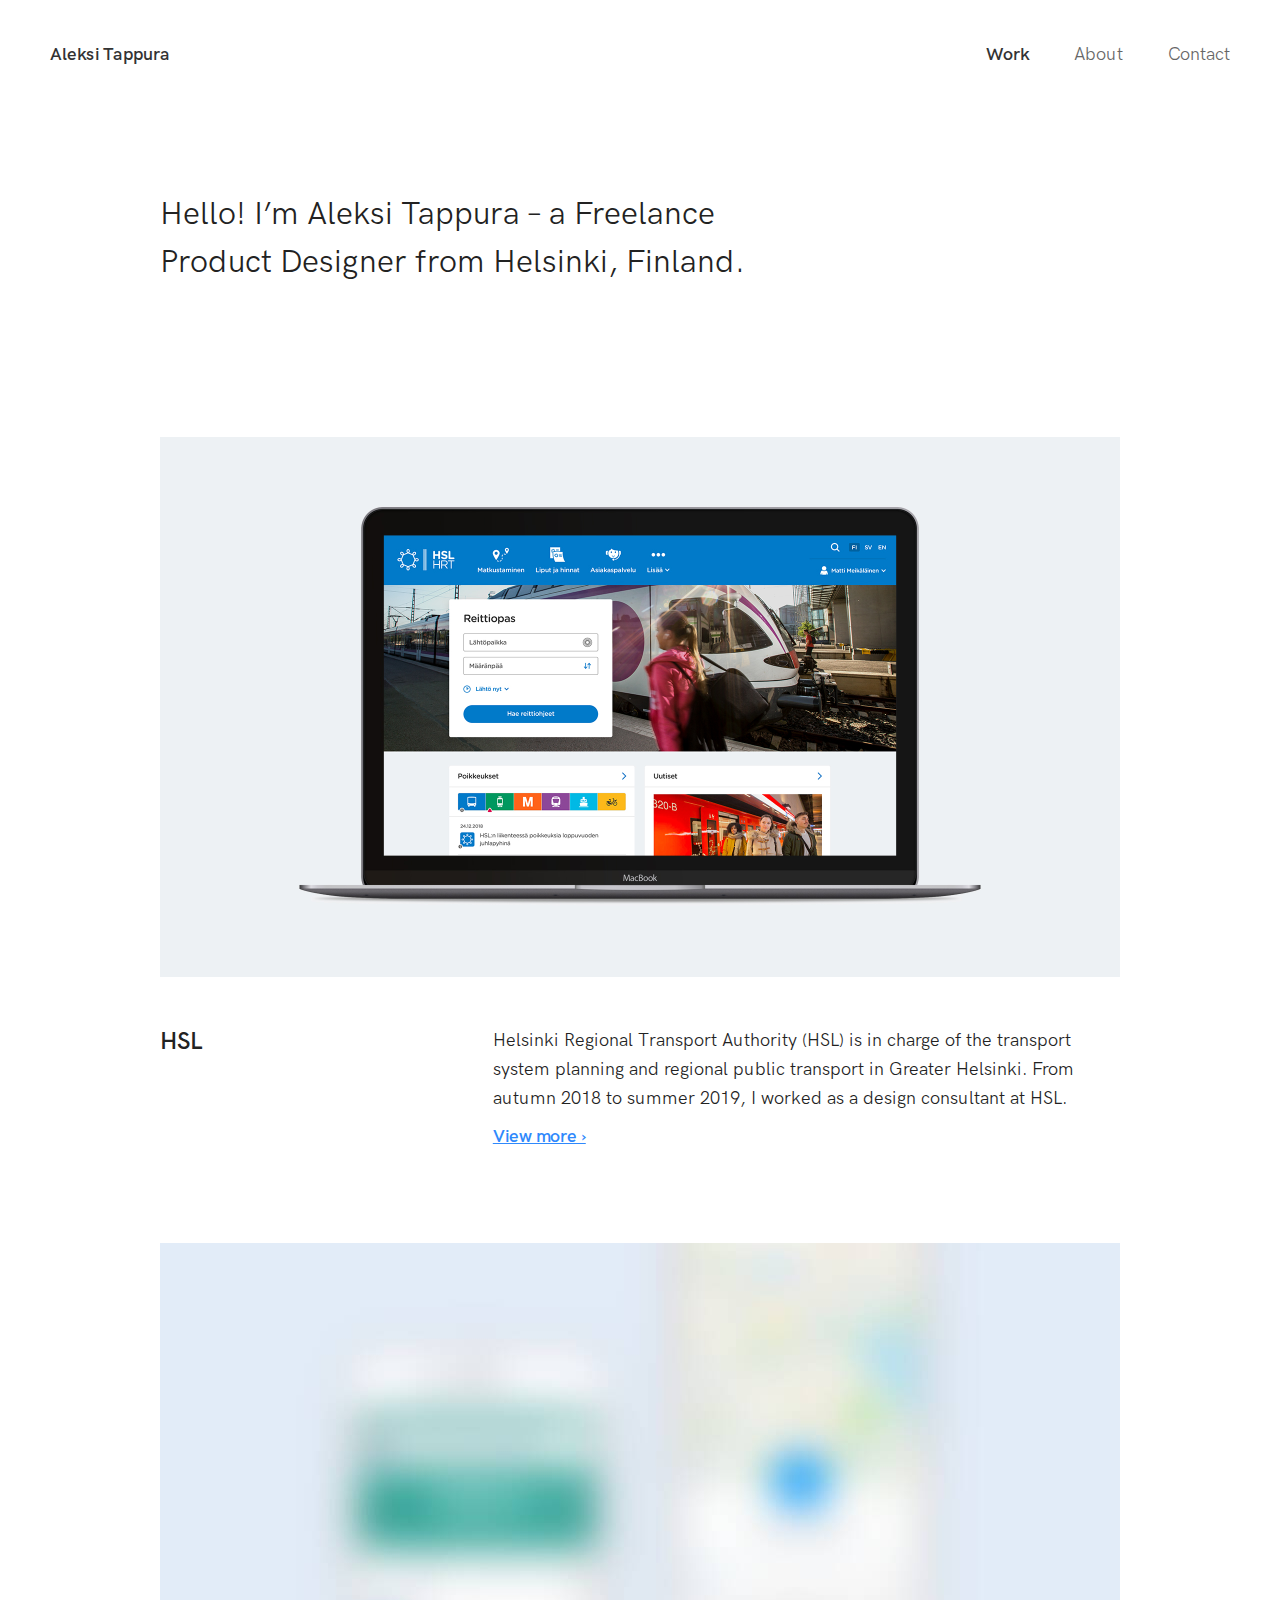
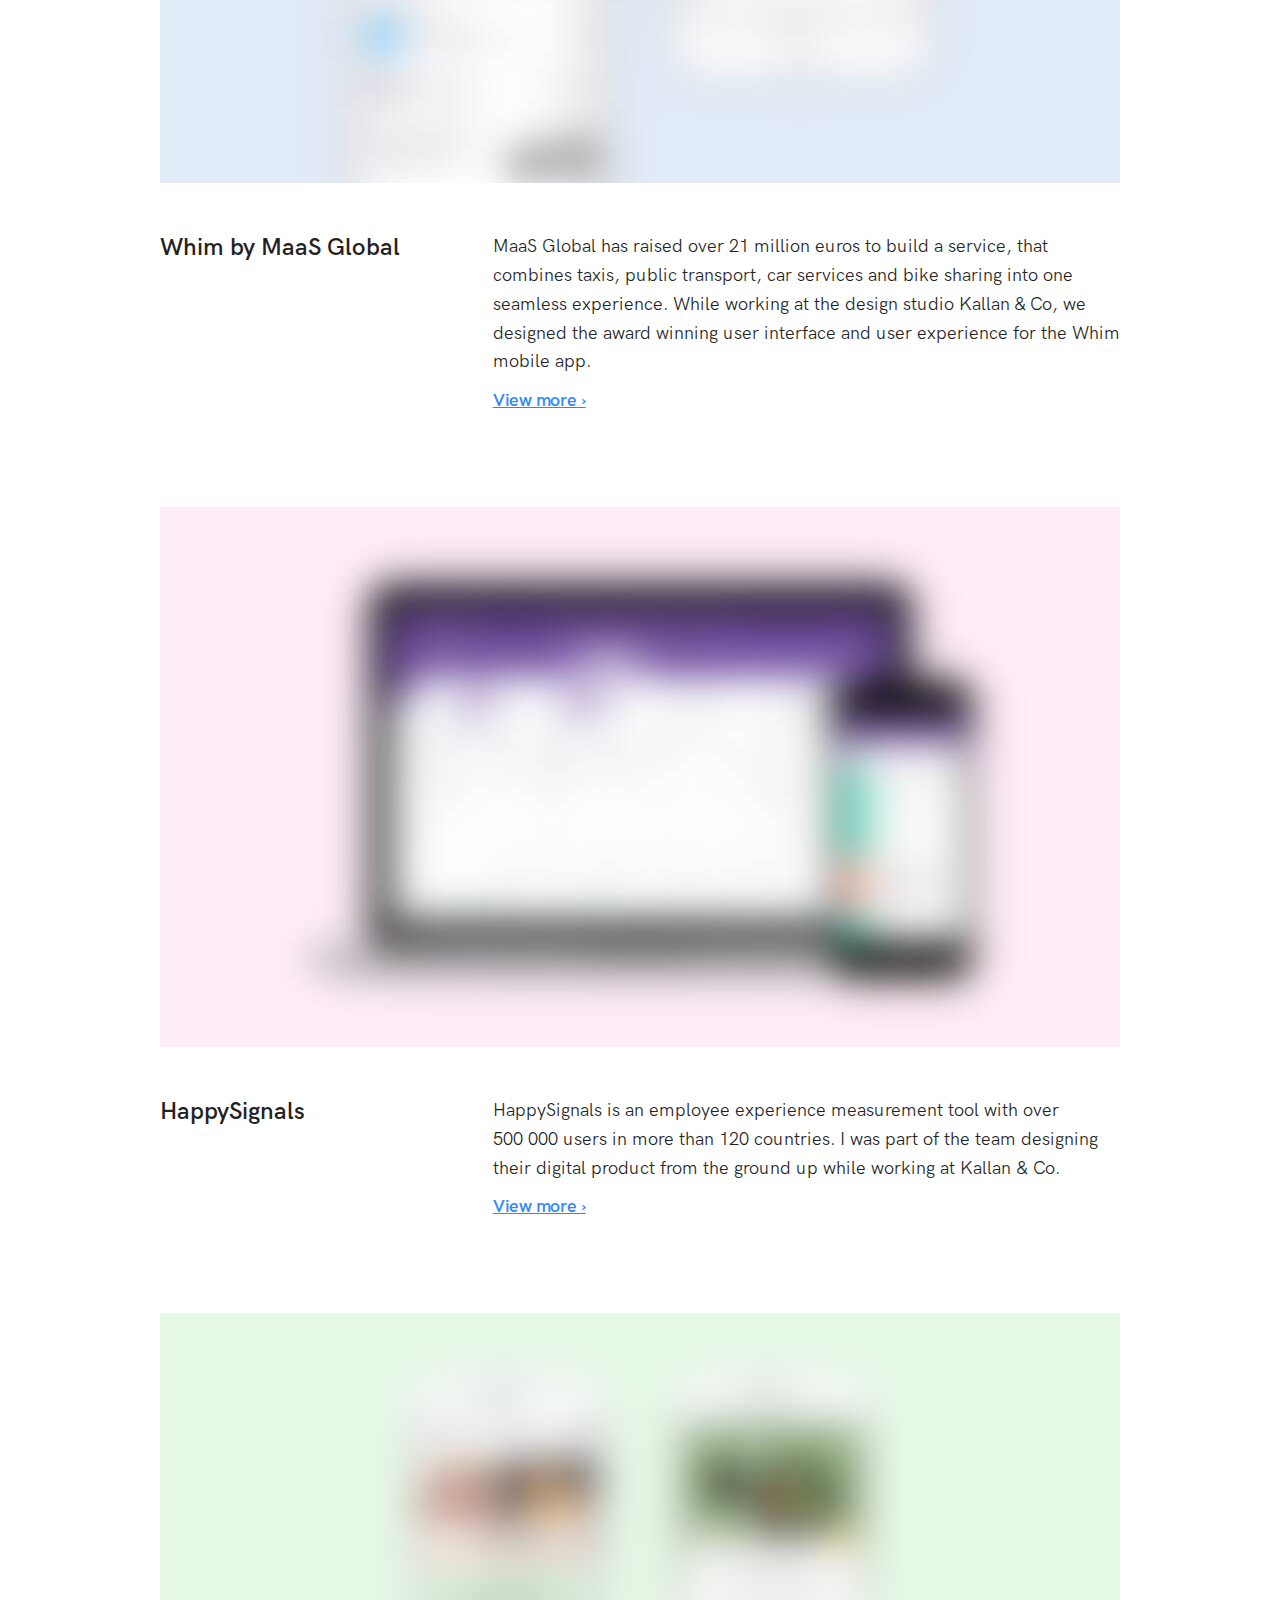
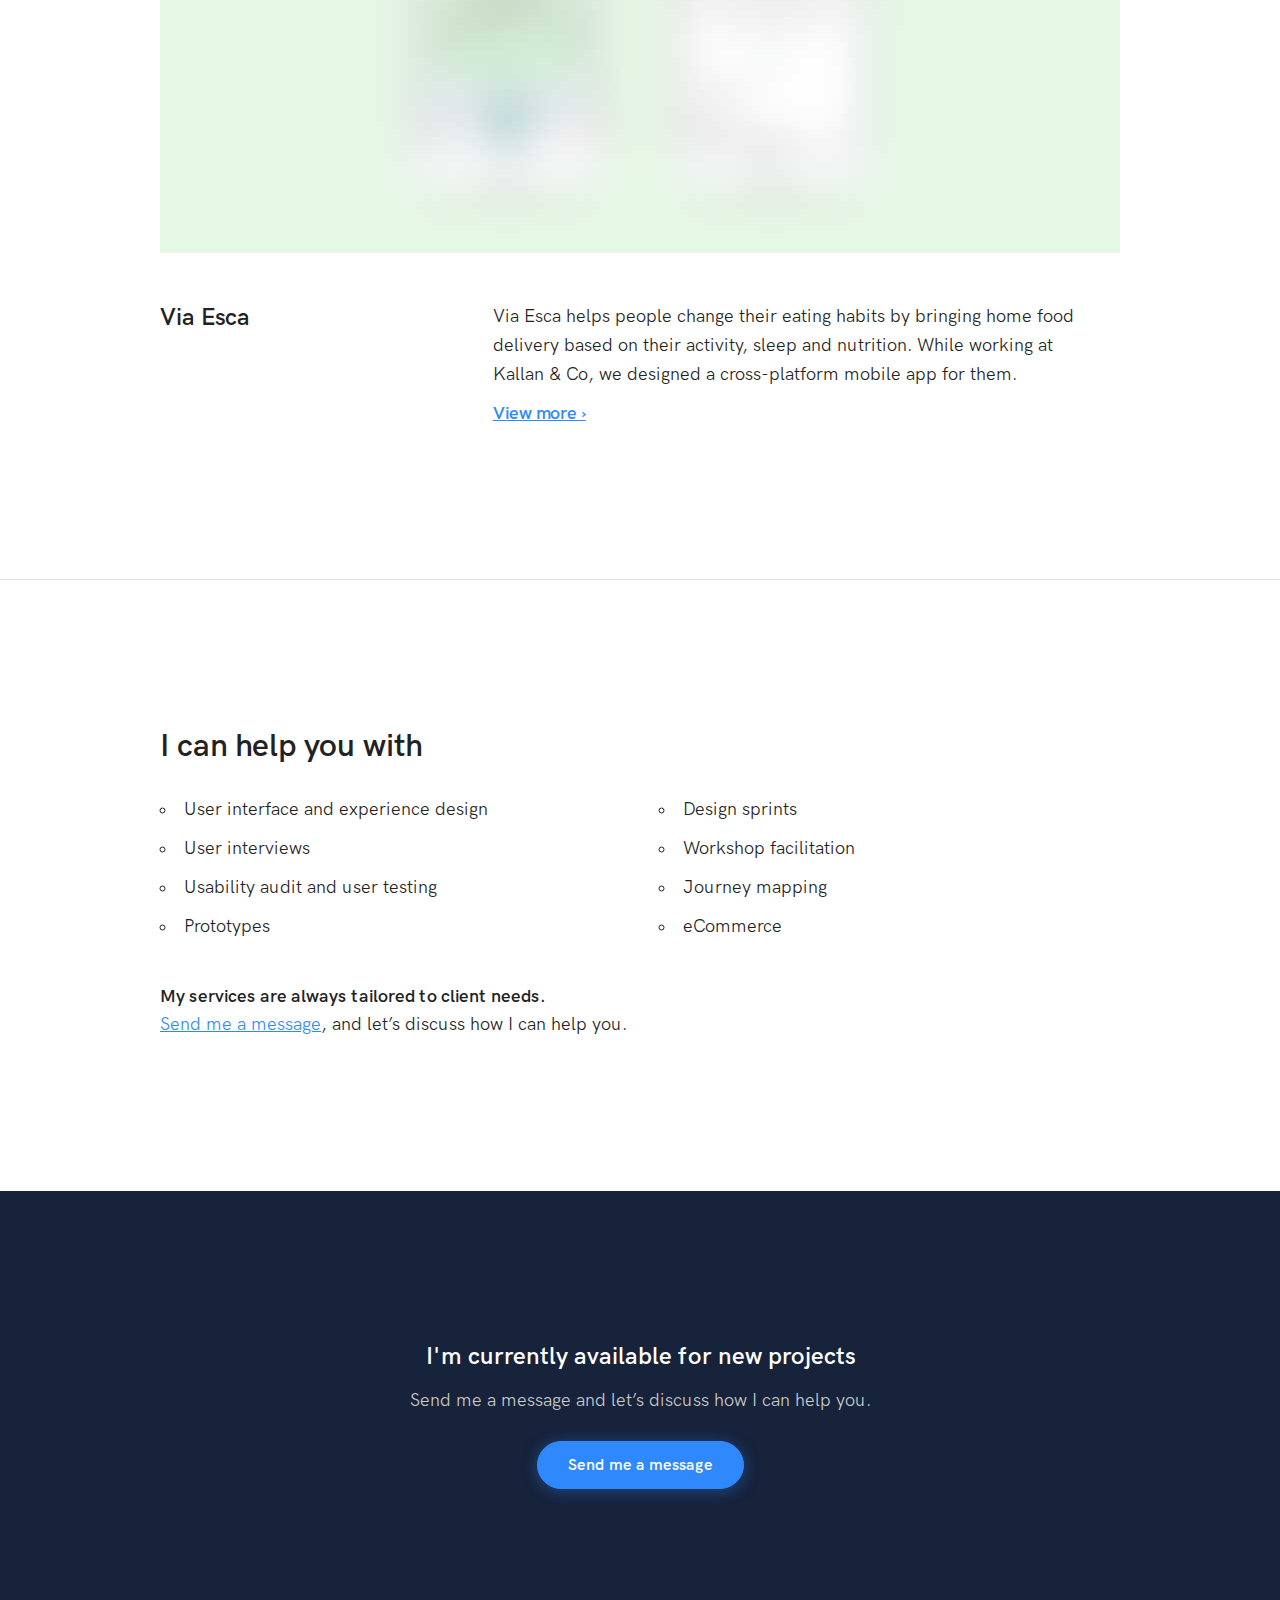
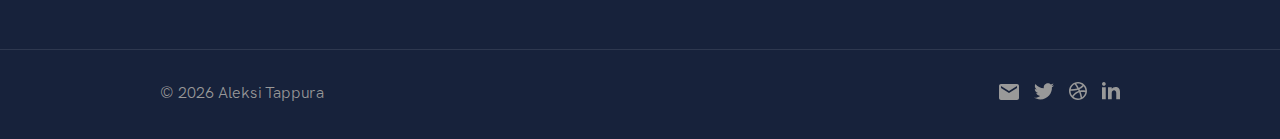
<file: index.html>
<!doctype html>
<html class="no-js" lang="en">
<head>
    <meta charset="utf-8">
    <meta http-equiv="x-ua-compatible" content="ie=edge">
    <title>Aleksi Tappura &ndash; Freelance Product Designer from Helsinki, Finland</title>
    <meta name="description" content="Freelance Product Designer from Helsinki, Finland.">
    <meta name="keywords" content="ui design, ux design, ui ux, mobile app design, digital product designer, helsinki">
    <meta name="viewport" content="width=device-width, initial-scale=1">

    <link rel="apple-touch-icon" sizes="180x180" href="/apple-touch-icon.png">
    <link rel="icon" type="image/png" sizes="32x32" href="/favicon-32x32.png">
    <link rel="icon" type="image/png" sizes="16x16" href="/favicon-16x16.png">
    <link rel="manifest" href="/manifest.json">
    <meta name="theme-color" content="#2f89fc">

    <link rel="stylesheet" href="css/normalize.css">
    <link rel="stylesheet" href="css/font.css">
    <link rel="stylesheet" href="css/skeleton.css">
    <link rel="stylesheet" href="css/main.css">

    <!-- Start of HubSpot Embed Code -->
    <script type="text/javascript" id="hs-script-loader" async defer src="//js.hs-scripts.com/6153113.js"></script>
    <!-- End of HubSpot Embed Code -->
</head>
<body class="home">

    <nav class="navbar clearfix">
        <h1 class="logo"><a href="/">Aleksi Tappura</a></h1>
        <ul class="nav">
            <li><a href="/">Work</a></li>
            <li><a href="/about">About</a></li>
            <li><a href="/contact">Contact</a></li>
        </ul>
        <a class="nav-toggle" href="javascript:void(0)"><span class="nav-icon"></span></a>
    </nav>

    <div class="wrapper transition-fade" id="swup">

        <div class="hero">
            <div class="container container-l">
                <div class="row">
                    <div class="twelve columns">
                        <h2>Hello! I’m Aleksi Tappura &ndash; a Freelance Product Designer from Helsinki, Finland.</h2>
                    </div>
                </div>
            </div>
        </div>

        <div class="work">
            <div class="container container-l">

                <div class="work-case">
                    <div class="row">
                        <div class="twelve columns">
                            <div class="ratio-box image" style="padding-bottom: 56.25%">
                                <img class="lazyload" data-src="images/hsl_hslfi.jpg" src="images/blurred/hsl_hslfi.jpg" alt="HSL.fi website">
                            </div>
                        </div>
                    </div>
                    <div class="row case-texts">
                        <div class="four columns">
                            <h2>HSL</h2>
                        </div>
                        <div class="eight columns">
                            <p>Helsinki Regional Transport Authority (HSL) is in charge of the transport system planning and regional public transport in Greater Helsinki. From autumn 2018 to summer 2019, I worked as a design consultant at HSL.</p>
                            <p class="view-more"><a href="/hsl">View more &rsaquo;</a></p>
                        </div>
                    </div>
                </div>

                <div class="work-case">
                    <div class="row">
                        <div class="twelve columns">
                            <div class="ratio-box image" style="padding-bottom: 56.25%">
                                <img class="lazyload" data-src="images/whim_main.jpg" src="images/blurred/whim_main.jpg" alt="Whim iOS app">
                            </div>
                        </div>
                    </div>
                    <div class="row case-texts">
                        <div class="four columns">
                            <h2>Whim by MaaS Global</h2>
                        </div>
                        <div class="eight columns">
                            <p>MaaS Global has raised over 21 million euros to build a service, that combines taxis, public transport, car services and bike sharing into one seamless experience. While working at the design studio Kallan & Co, we designed the award winning user interface and user experience for the Whim mobile app.</p>
                            <p class="view-more"><a href="/whim">View more &rsaquo;</a></p>
                        </div>
                    </div>
                </div>

                <!-- <div class="work-case">
                    <div class="row">
                        <div class="twelve columns">
                            <img src="https://via.placeholder.com/960x540">
                        </div>
                    </div>
                    <div class="row case-texts">
                        <div class="four columns">
                            <h2>Yle</h2>
                        </div>
                        <div class="eight columns">
                            <p>Vivamus sagittis lacus vel augue laoreet rutrum faucibus dolor auctor. Donec sed odio dui. Praesent commodo cursus magna, vel scelerisque nisl consectetur et.</p>
                        </div>
                    </div>
                </div> -->

                <div class="work-case">
                    <div class="row">
                        <div class="twelve columns">
                            <div class="ratio-box image" style="padding-bottom: 56.25%">
                                <img class="lazyload" data-src="images/happysignals_main.jpg" src="images/blurred/happysignals_main.jpg" alt="HappySignals web app">
                            </div>
                        </div>
                    </div>
                    <div class="row case-texts">
                        <div class="four columns">
                            <h2>HappySignals</h2>
                        </div>
                        <div class="eight columns">
                            <p>HappySignals is an employee experience measurement tool with over 500&nbsp;000 users in more than 120 countries. I was part of the team designing their digital product from the ground up while working at Kallan&nbsp;&amp;&nbsp;Co.</p>
                            <p class="view-more"><a href="/happysignals">View more &rsaquo;</a></p>
                        </div>
                    </div>
                </div>

                <div class="work-case">
                    <div class="row">
                        <div class="ratio-box image" style="padding-bottom: 56.25%">
                            <img class="lazyload" data-src="images/viaesca_4.jpg" src="images/blurred/viaesca_4.jpg" alt="Via Esca cross-platform mobile app">
                        </div>
                    </div>
                    <div class="row case-texts">
                        <div class="four columns">
                            <h2>Via Esca</h2>
                        </div>
                        <div class="eight columns">
                            <p>Via Esca helps people change their eating habits by bringing home food delivery based on their activity, sleep and nutrition. While working at Kallan&nbsp;&amp;&nbsp;Co, we designed a cross-platform mobile app for them.</p>
                            <p class="view-more"><a href="/viaesca">View more &rsaquo;</a></p>
                        </div>
                    </div>
                </div>

            </div>
        </div>

        <section class="services">
            <div class="container container-l">
                <div class="row">
                    <div class="twelve columns">
                        <h2>I can help you with</h2>
                    </div>
                </div>

                <div class="row">
                    <div class="six columns">
                        <ul>
                            <li>User interface and experience design</li>
                            <li>User interviews</li>
                            <li>Usability audit and user testing</li>
                            <li>Prototypes</li>
                        </ul>
                    </div>
                    <div class="six columns">
                        <ul>
                            <li>Design sprints</li>
                            <li>Workshop facilitation</li>
                            <li>Journey mapping</li>
                            <li>eCommerce</li>
                        </ul>
                    </div>
                </div>

                <div class="row">
                    <div class="twelve columns">
                        <p class="custom-services"><strong>My services are always tailored to client needs.</strong> <br><a href="/contact">Send me a message</a>, and let’s discuss how I can help you.</p>
                    </div>
                </div>

            </div>
        </section>

        <section class="work-cta">
            <div class="container">
                <div class="row">
                    <div class="twelve columns">
                        <h3>I'm currently available for new projects</h3>
                        <p>Send me a message and let’s discuss how I can help you.</p>
                        <a class="button button-primary" href="/contact">Send me a message</a>
                    </div>
                </div>
            </div>
        </section>

        <footer class="footer">
            <div class="container container-l">
                <div class="row">
                    <div class="six columns">
                        <p>&copy; <script> document.write(new Date().getFullYear()); </script> Aleksi Tappura</p>
                    </div>
                    <div class="six columns">
                        <ul class="social-icons u-pull-right">
                            <li><a href="mailto:hello@aleksitappura.com"><img src="images/email.svg" alt="Email"></a></li>
                            <li><a href="https://twitter.com/aleksitappura" target="_blank"><img src="images/twitter.svg" alt="Twitter"></a></li>
                            <li><a href="https://dribbble.com/aleksitappura" target="_blank"><img src="images/dribbble.svg" alt="Dribbble"></a></li>
                            <li><a href="https://www.linkedin.com/in/aleksitappura" target="_blank"><img src="images/linkedin.svg" alt="LinkedIn"></a></li>
                        </ul>
                    </div>
                </div>
            </div>
        </footer>

    </div>

    <script src="https://ajax.googleapis.com/ajax/libs/jquery/3.2.1/jquery.min.js"></script>
    <script src="js/plugins.min.js"></script>
    <script src="js/main.js"></script>
</body>
</html>
</file>
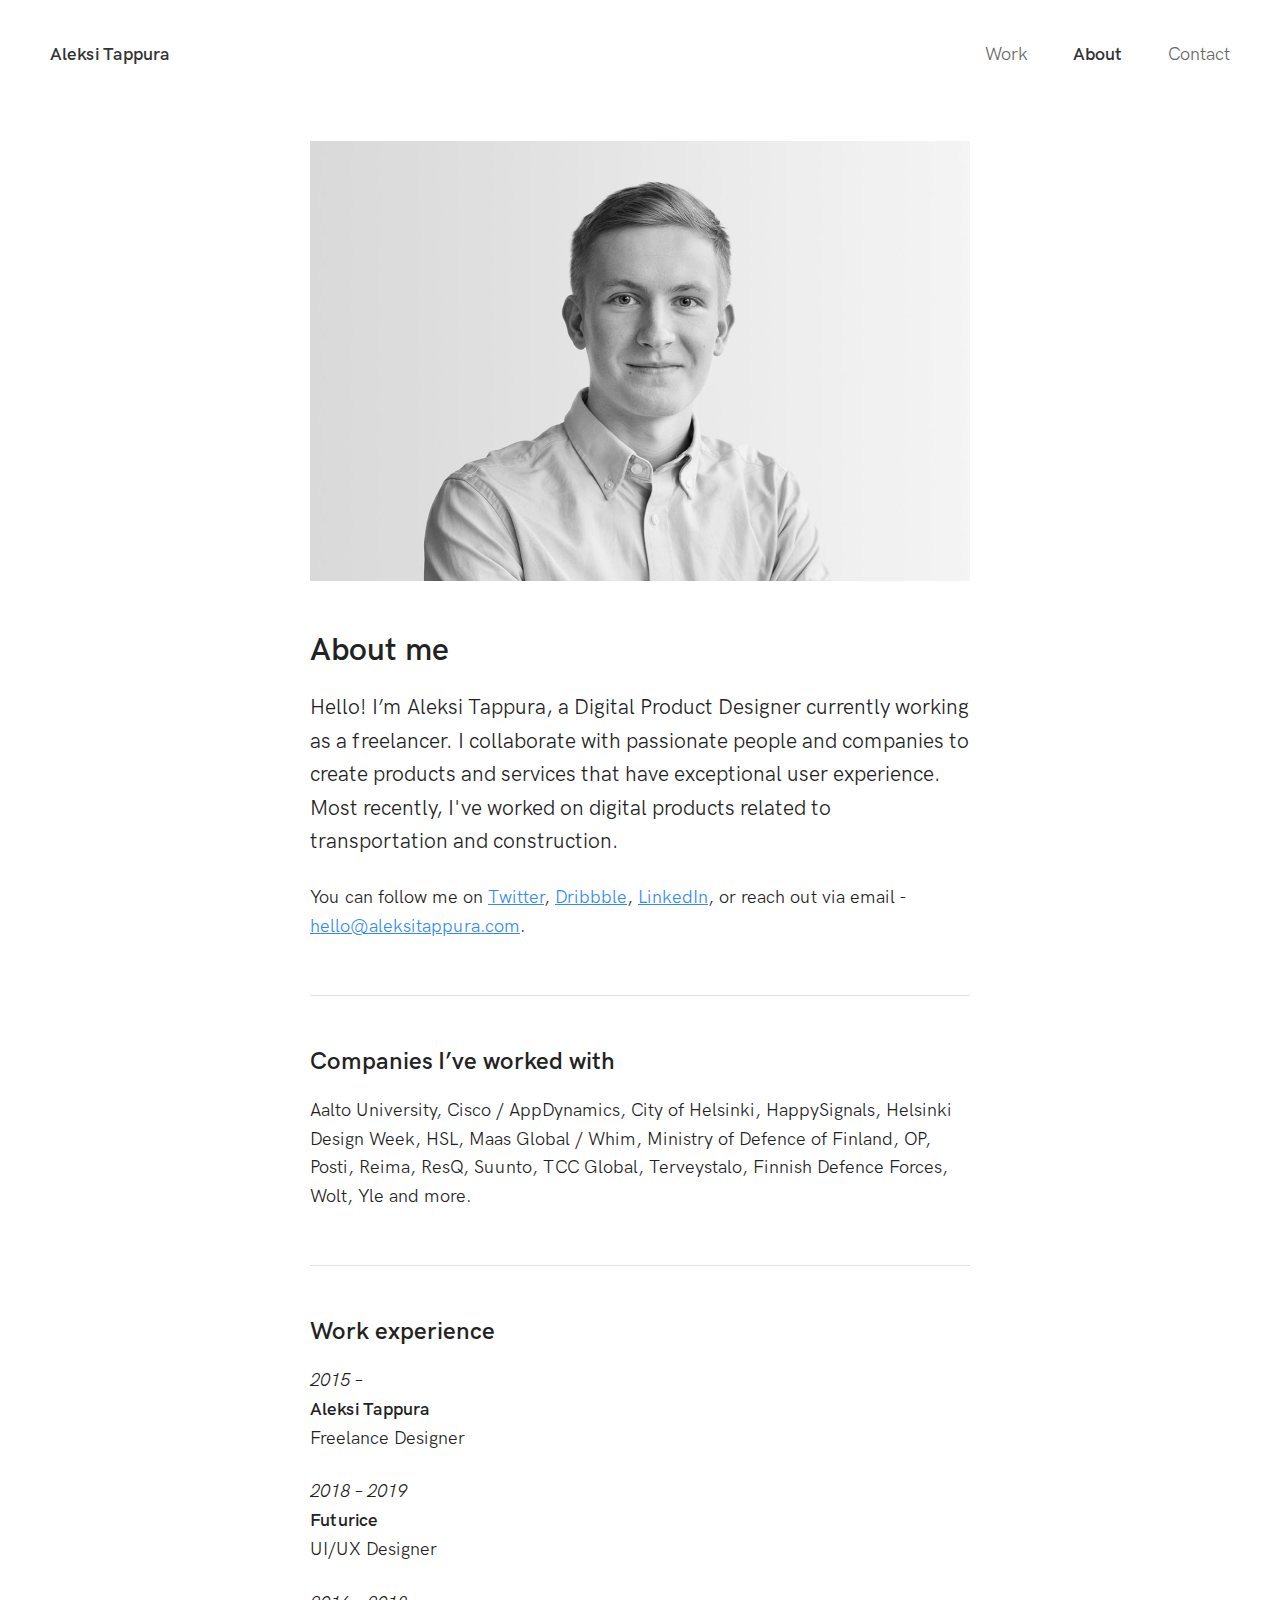
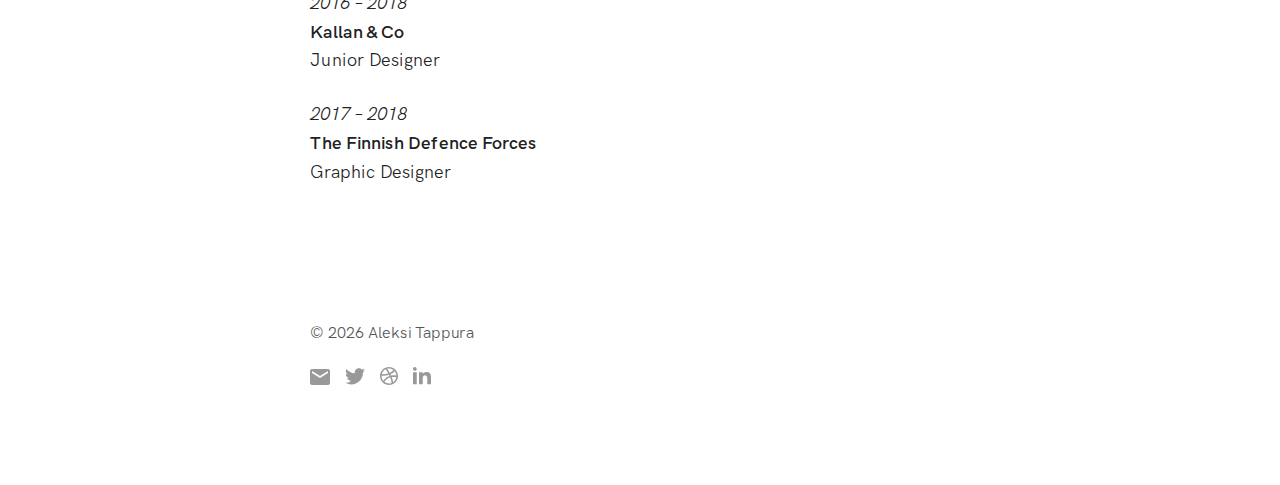
<file: about.html>
<!doctype html>
<html class="no-js" lang="en">
<head>
    <meta charset="utf-8">
    <meta http-equiv="x-ua-compatible" content="ie=edge">
    <title>About &ndash; Aleksi Tappura</title>
    <meta name="description" content="Freelance Product Designer from Helsinki, Finland.">
    <meta name="keywords" content="ui design, ux design, ui ux, mobile app design, digital product designer, helsinki">
    <meta name="viewport" content="width=device-width, initial-scale=1">

    <link rel="apple-touch-icon" sizes="180x180" href="/apple-touch-icon.png">
    <link rel="icon" type="image/png" sizes="32x32" href="/favicon-32x32.png">
    <link rel="icon" type="image/png" sizes="16x16" href="/favicon-16x16.png">
    <link rel="manifest" href="/manifest.json">
    <meta name="theme-color" content="#2f89fc">

    <link rel="stylesheet" href="css/normalize.css">
    <link rel="stylesheet" href="css/font.css">
    <link rel="stylesheet" href="css/skeleton.css">
    <link rel="stylesheet" href="css/main.css">

    <!-- Start of HubSpot Embed Code -->
    <script type="text/javascript" id="hs-script-loader" async defer src="//js.hs-scripts.com/6153113.js"></script>
    <!-- End of HubSpot Embed Code -->
</head>
<body class="about">

    <nav class="navbar clearfix">
        <h1 class="logo"><a href="/">Aleksi Tappura</a></h1>
        <ul class="nav">
            <li><a href="/">Work</a></li>
            <li><a href="/about">About</a></li>
            <li><a href="/contact">Contact</a></li>
        </ul>
        <a class="nav-toggle" href="javascript:void(0)"><span class="nav-icon"></span></a>
    </nav>

    <div class="wrapper transition-fade" id="swup">

        <main class="about-content">

            <div class="container">
                <div class="row">
                    <div class="twelve columns">
                        <div class="ratio-box image" style="padding-bottom: 66.66%">
                            <img class="lazyload" data-src="images/about-2.jpg" src="images/blurred/about-2.jpg">
                        </div>
                        <h2>About me</h2>
                        <p class="lead">Hello! I’m Aleksi Tappura, a Digital Product Designer currently working as a freelancer. I collaborate with passionate people and companies to create products and services that have exceptional user experience. Most recently, I've worked on digital products related to transportation and construction.</p>

                        <p>You can follow me on <a href="https://twitter.com/aleksitappura" target="_blank">Twitter</a>, <a href="https://dribbble.com/aleksitappura" target="_blank">Dribbble</a>, <a href="https://www.linkedin.com/in/aleksitappura" target="_blank">LinkedIn</a>, or reach out via email - <a href="mailto:hello@aleksitappura.com">hello@aleksitappura.com</a>.</p>
                        <hr>
                        <h3>Companies I’ve worked with</h3>
                        <p>Aalto University, Cisco&nbsp;/&nbsp;AppDynamics, City of Helsinki, HappySignals, Helsinki Design Week, HSL, Maas Global&nbsp;/&nbsp;Whim, Ministry of Defence of Finland, OP, Posti, Reima, ResQ, Suunto, TCC Global, Terveystalo, Finnish Defence Forces, Wolt, Yle and more.</p>
                        <hr>
                        <h3>Work experience</h3>
                        <p>
                            <i>2015 &ndash;</i><br>
                            <b>Aleksi Tappura</b><br>
                            Freelance Designer
                        </p>
                        <p>
                            <i>2018 &ndash; 2019</i><br>
                            <b>Futurice</b><br>
                            UI/UX Designer
                        </p>
                        <p>
                            <i>2016 &ndash; 2018</i><br>
                            <b>Kallan &amp; Co</b><br>
                            Junior Designer
                        </p>
                        <p>
                            <i>2017 &ndash; 2018</i><br>
                            <b>The Finnish Defence Forces</b><br>
                            Graphic Designer
                        </p>
                    </div>
                </div>
            </div>

        </main>

        <footer class="footer">
            <div class="container">
                <div class="row">
                    <div class="twelve columns">
                        <p>&copy; <script> document.write(new Date().getFullYear()); </script> Aleksi Tappura</p>
                        <ul class="social-icons">
                            <li><a href="mailto:hello@aleksitappura.com"><img src="images/email.svg" alt="Email"></a></li>
                            <li><a href="https://twitter.com/aleksitappura" target="_blank"><img src="images/twitter.svg" alt="Twitter"></a></li>
                            <li><a href="https://dribbble.com/aleksitappura" target="_blank"><img src="images/dribbble.svg" alt="Dribbble"></a></li>
                            <li><a href="https://www.linkedin.com/in/aleksitappura" target="_blank"><img src="images/linkedin.svg" alt="LinkedIn"></a></li>
                        </ul>
                    </div>
                </div>
            </div>
        </footer>

    </div>

    <script src="https://ajax.googleapis.com/ajax/libs/jquery/3.2.1/jquery.min.js"></script>
    <script src="js/plugins.min.js"></script>
    <script src="js/main.js"></script>
</body>
</html>
</file>
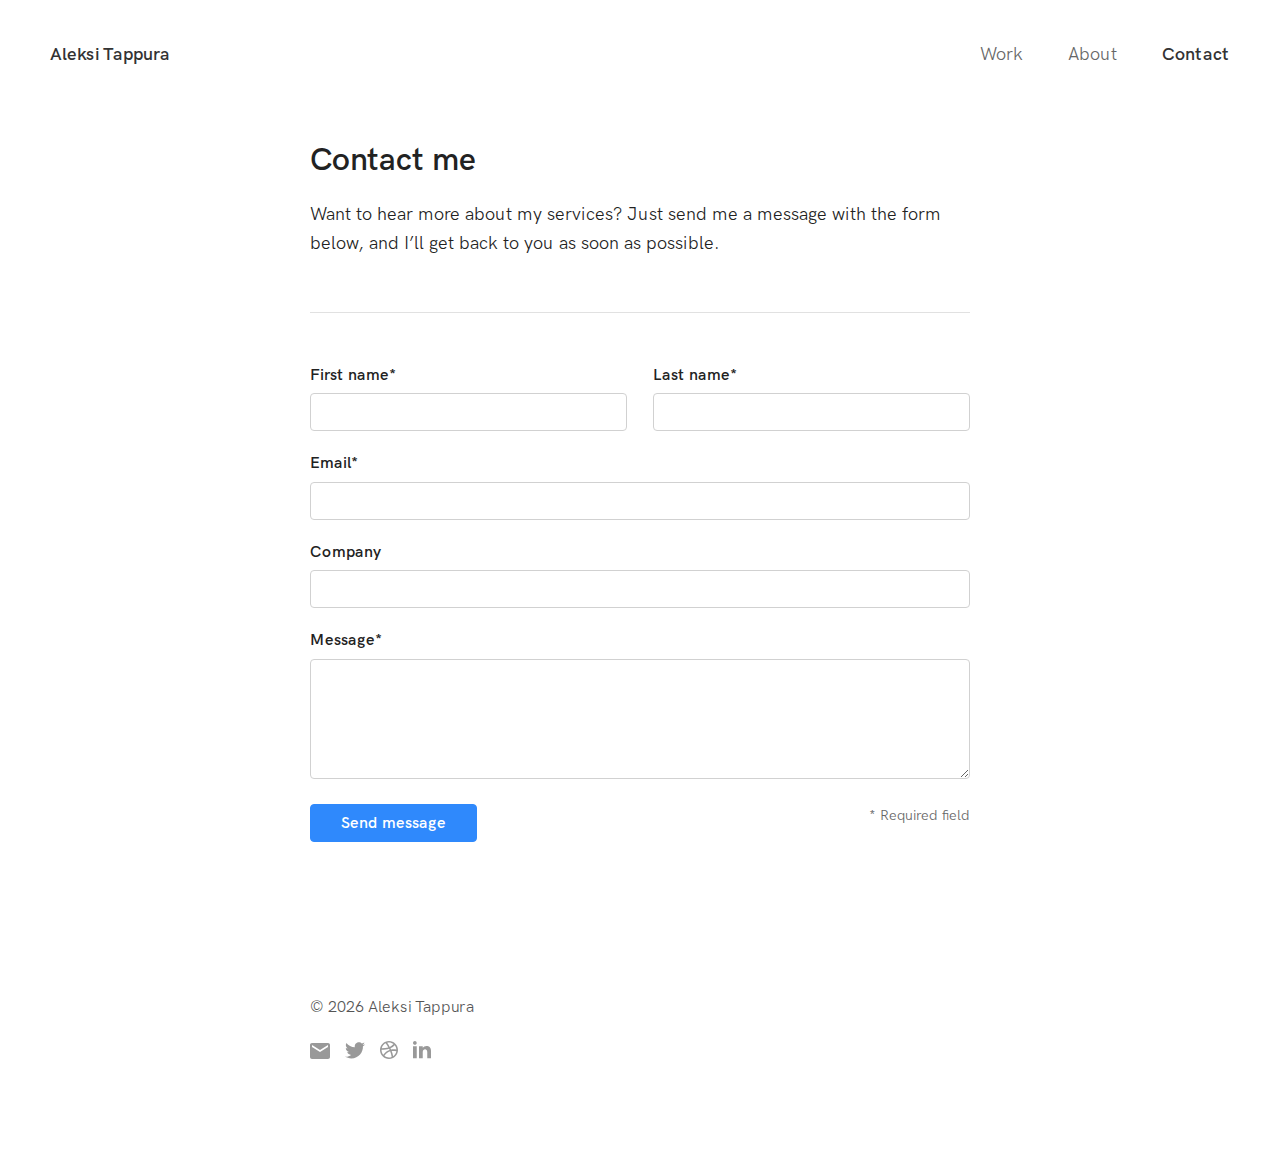
<file: contact.html>
<!doctype html>
<html class="no-js" lang="en">
<head>
    <meta charset="utf-8">
    <meta http-equiv="x-ua-compatible" content="ie=edge">
    <title>Contact &ndash; Aleksi Tappura</title>
    <meta name="description" content="Freelance Product Designer from Helsinki, Finland.">
    <meta name="keywords" content="ui design, ux design, ui ux, mobile app design, digital product designer, helsinki">
    <meta name="viewport" content="width=device-width, initial-scale=1">

    <link rel="apple-touch-icon" sizes="180x180" href="/apple-touch-icon.png">
    <link rel="icon" type="image/png" sizes="32x32" href="/favicon-32x32.png">
    <link rel="icon" type="image/png" sizes="16x16" href="/favicon-16x16.png">
    <link rel="manifest" href="/manifest.json">
    <meta name="theme-color" content="#2f89fc">

    <link rel="stylesheet" href="css/normalize.css">
    <link rel="stylesheet" href="css/font.css">
    <link rel="stylesheet" href="css/skeleton.css">
    <link rel="stylesheet" href="css/main.css">

    <!-- Start of HubSpot Embed Code -->
    <script type="text/javascript" id="hs-script-loader" async defer src="//js.hs-scripts.com/6153113.js"></script>
    <!-- End of HubSpot Embed Code -->
</head>
<body class="contact">

    <nav class="navbar clearfix">
        <h1 class="logo"><a href="/">Aleksi Tappura</a></h1>
        <ul class="nav">
            <li><a href="/">Work</a></li>
            <li><a href="/about">About</a></li>
            <li><a href="/contact">Contact</a></li>
        </ul>
        <a class="nav-toggle" href="javascript:void(0)"><span class="nav-icon"></span></a>
    </nav>

    <div class="wrapper transition-fade" id="swup">

        <main class="about-content">

            <div class="container">
                <div class="row">
                    <div class="twelve columns">
                        <h2>Contact me</h2>
                        <p>Want to hear more about my services? Just send me a message with the form below, and I’ll get back to you as soon as possible.</p>
                        <hr>

                        <form role="form" name="contact-form" id="contact-form" method="POST" action="/sent" netlify data-swup-form>
                            <div class="row">
                                <div class="six columns">
                                    <label for="firstname">First name*</label>
                                    <input class="u-full-width" type="text" placeholder="" id="firstname" name="firstname" required>
                                </div>
                                <div class="six columns">
                                    <label for="lastname">Last name*</label>
                                    <input class="u-full-width" type="text" placeholder="" id="lastname" name="lastname" required>
                                </div>
                            </div>

                            <label for="email">Email*</label>
                            <input class="u-full-width" type="email" placeholder="" id="email" name="email" required>

                            <label for="company">Company</label>
                            <input class="u-full-width" type="text" placeholder="" id="company" name="company">

                            <label for="message">Message*</label>
                            <textarea class="u-full-width" placeholder="" id="message" name="message" required></textarea>

                            <small class="u-pull-right required-label">* Required field</small>
                            <input class="button-primary" type="submit" id="submit" name="submit" value="Send message">
                        </form>

                    </div>
                </div>
            </div>

        </main>

        <footer class="footer">
            <div class="container">
                <div class="row">
                    <div class="twelve columns">
                        <p>&copy; <script> document.write(new Date().getFullYear()); </script> Aleksi Tappura</p>
                        <ul class="social-icons">
                            <li><a href="mailto:hello@aleksitappura.com"><img src="images/email.svg" alt="Email"></a></li>
                            <li><a href="https://twitter.com/aleksitappura" target="_blank"><img src="images/twitter.svg" alt="Twitter"></a></li>
                            <li><a href="https://dribbble.com/aleksitappura" target="_blank"><img src="images/dribbble.svg" alt="Dribbble"></a></li>
                            <li><a href="https://www.linkedin.com/in/aleksitappura" target="_blank"><img src="images/linkedin.svg" alt="LinkedIn"></a></li>
                        </ul>
                    </div>
                </div>
            </div>
        </footer>

    </div>

    <script src="https://ajax.googleapis.com/ajax/libs/jquery/3.2.1/jquery.min.js"></script>
    <script src="js/plugins.min.js"></script>
    <script src="js/main.js"></script>
</body>
</html>
</file>
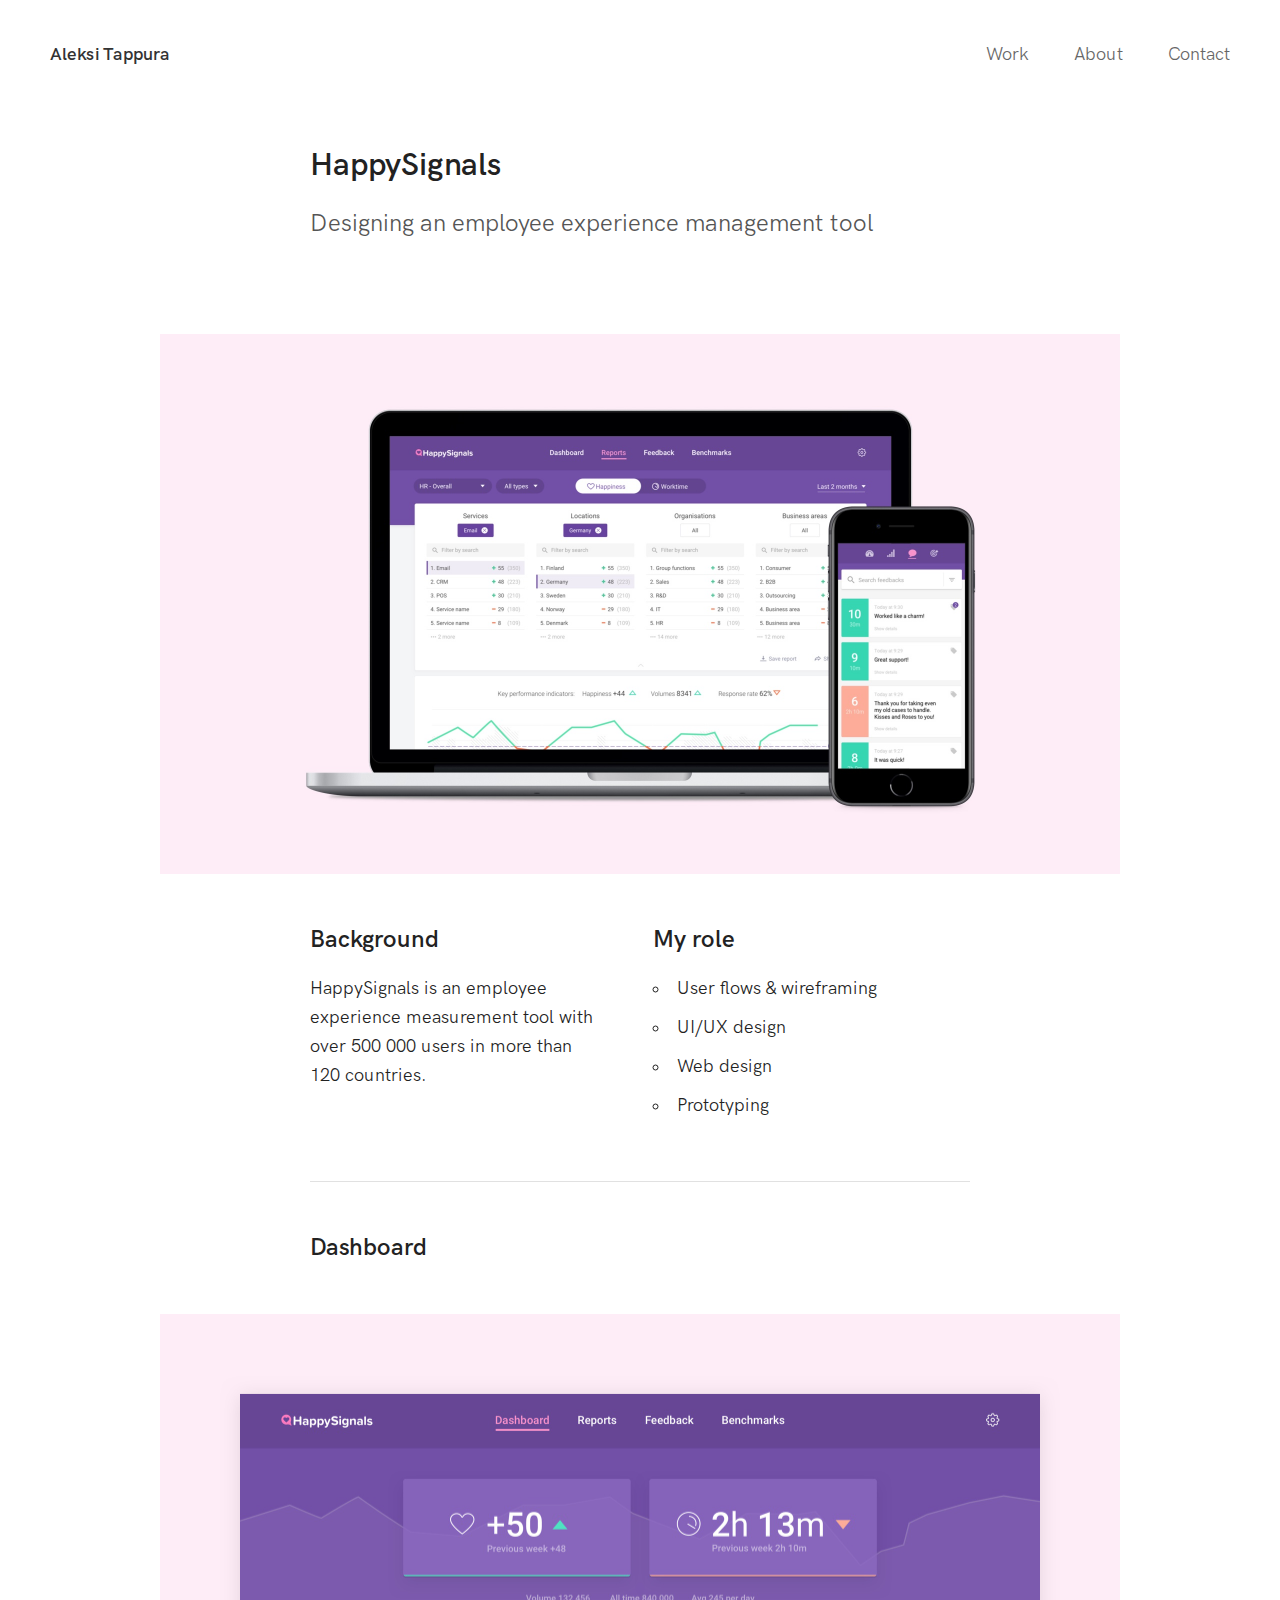
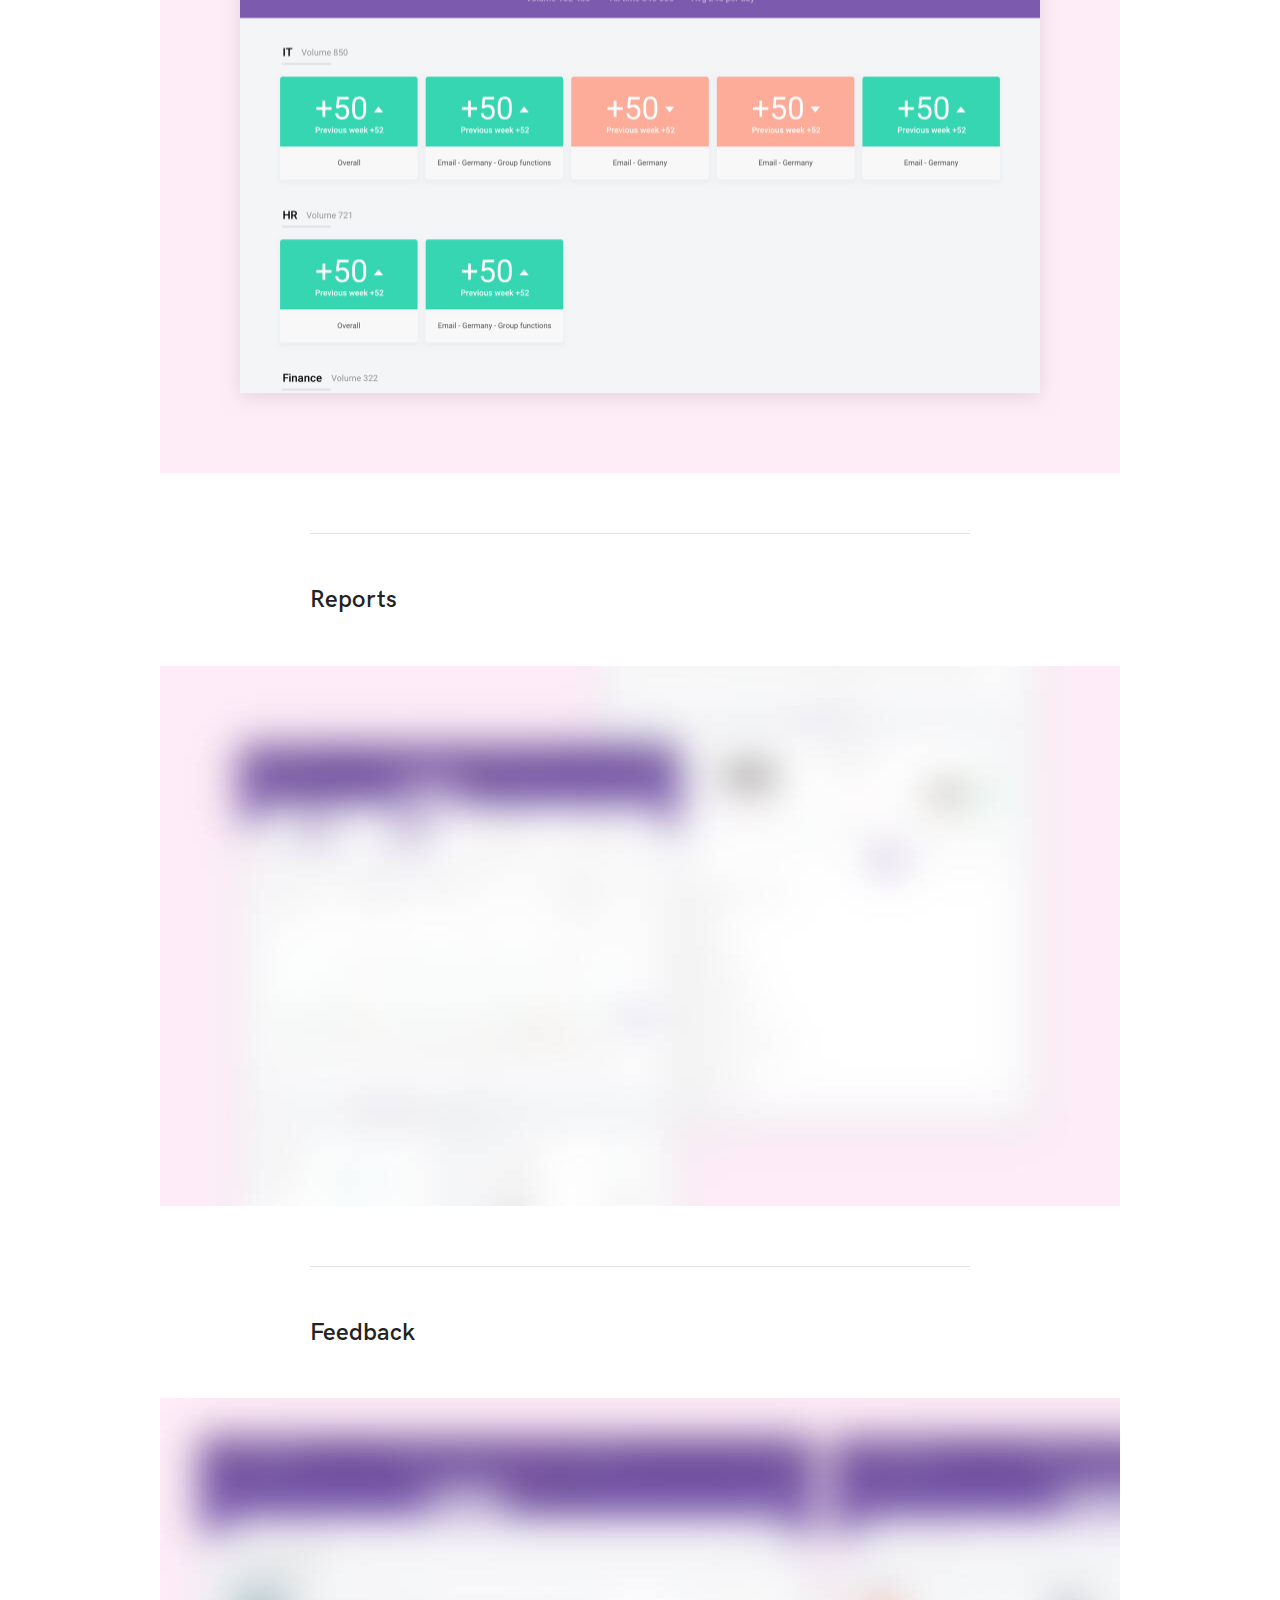
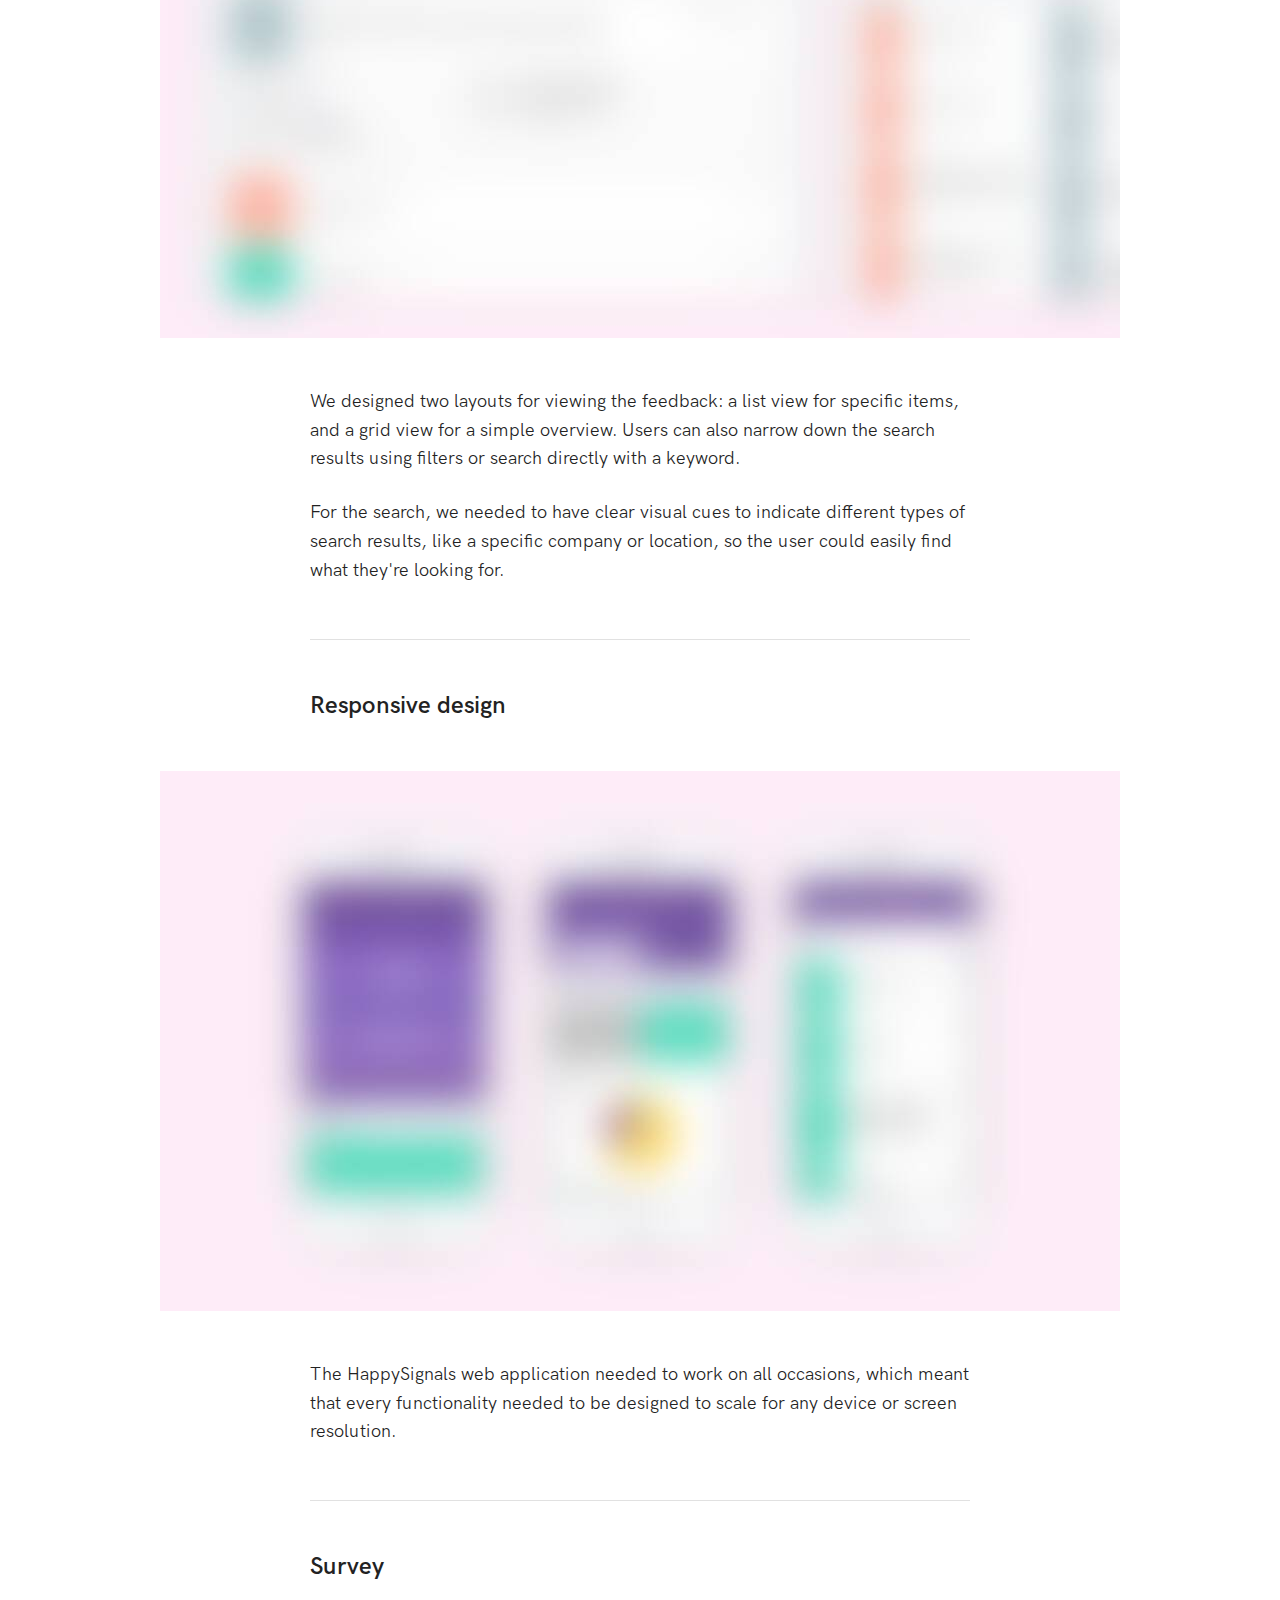
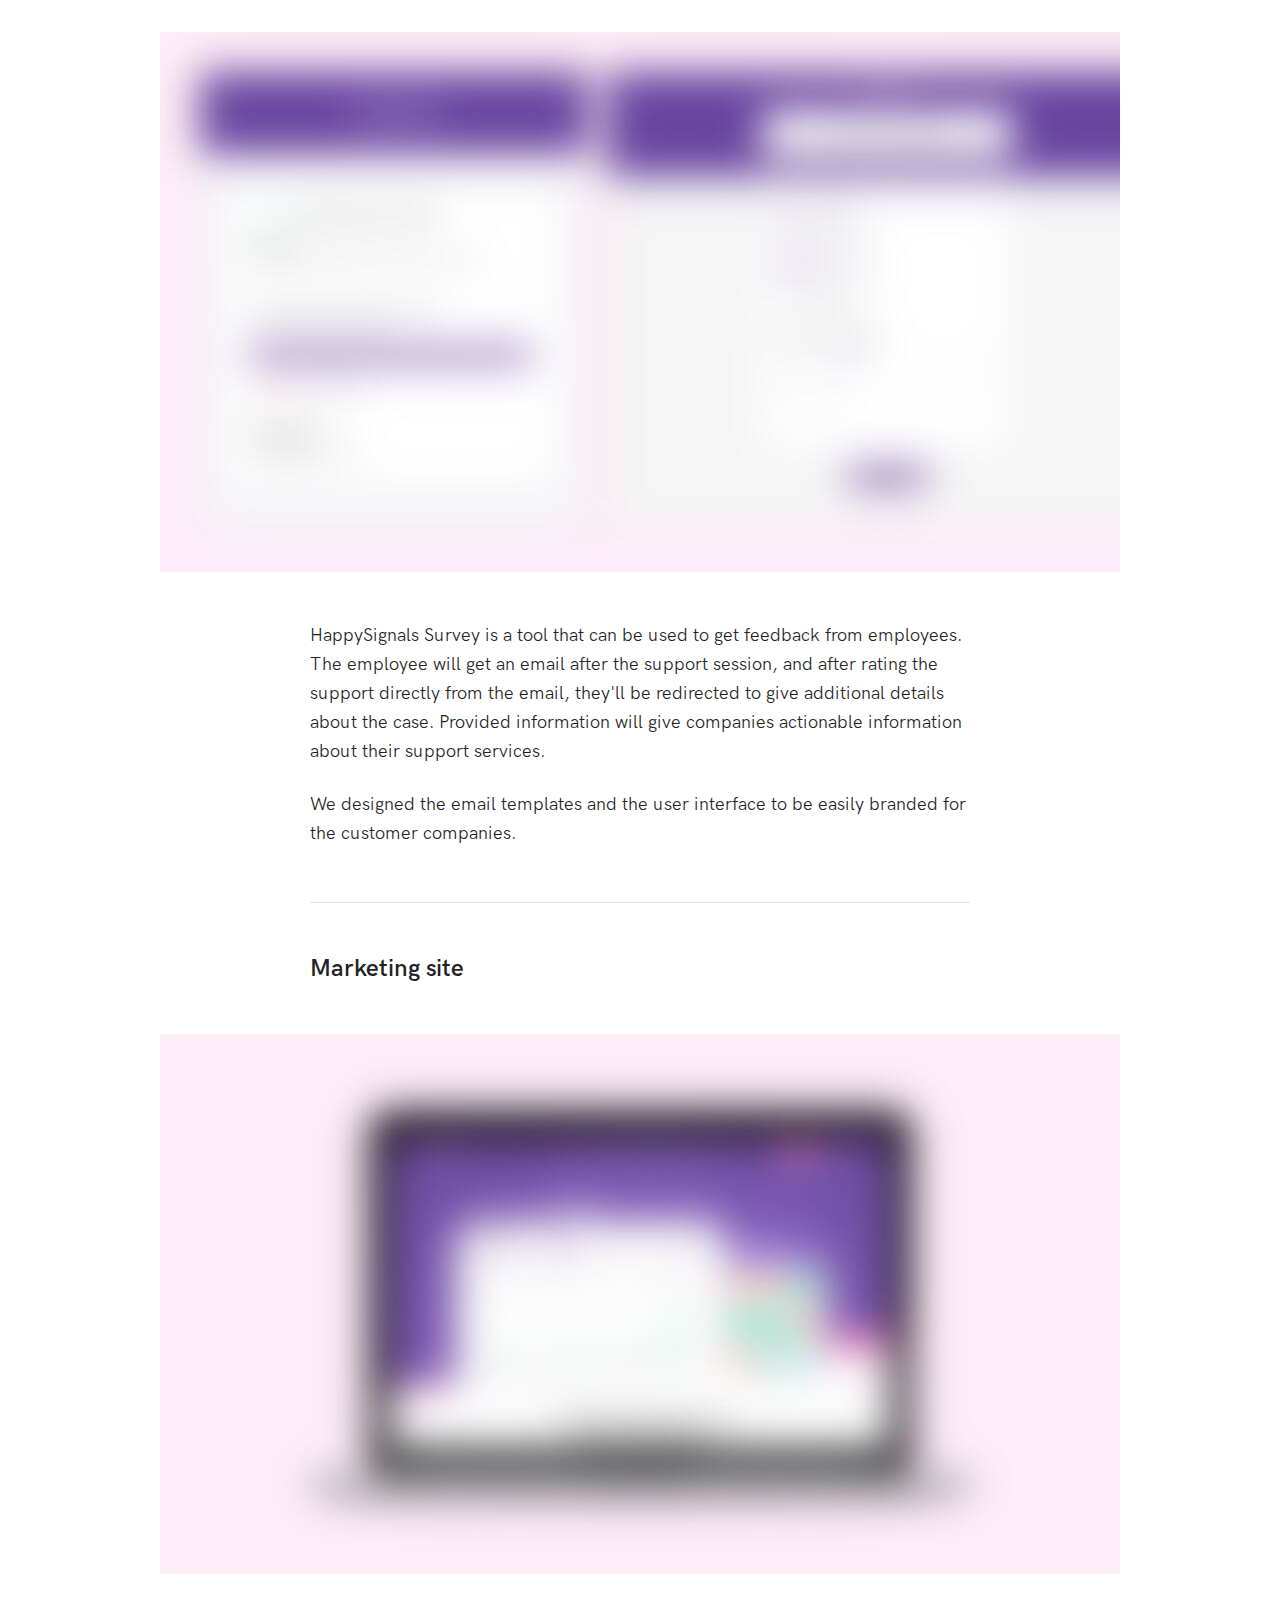
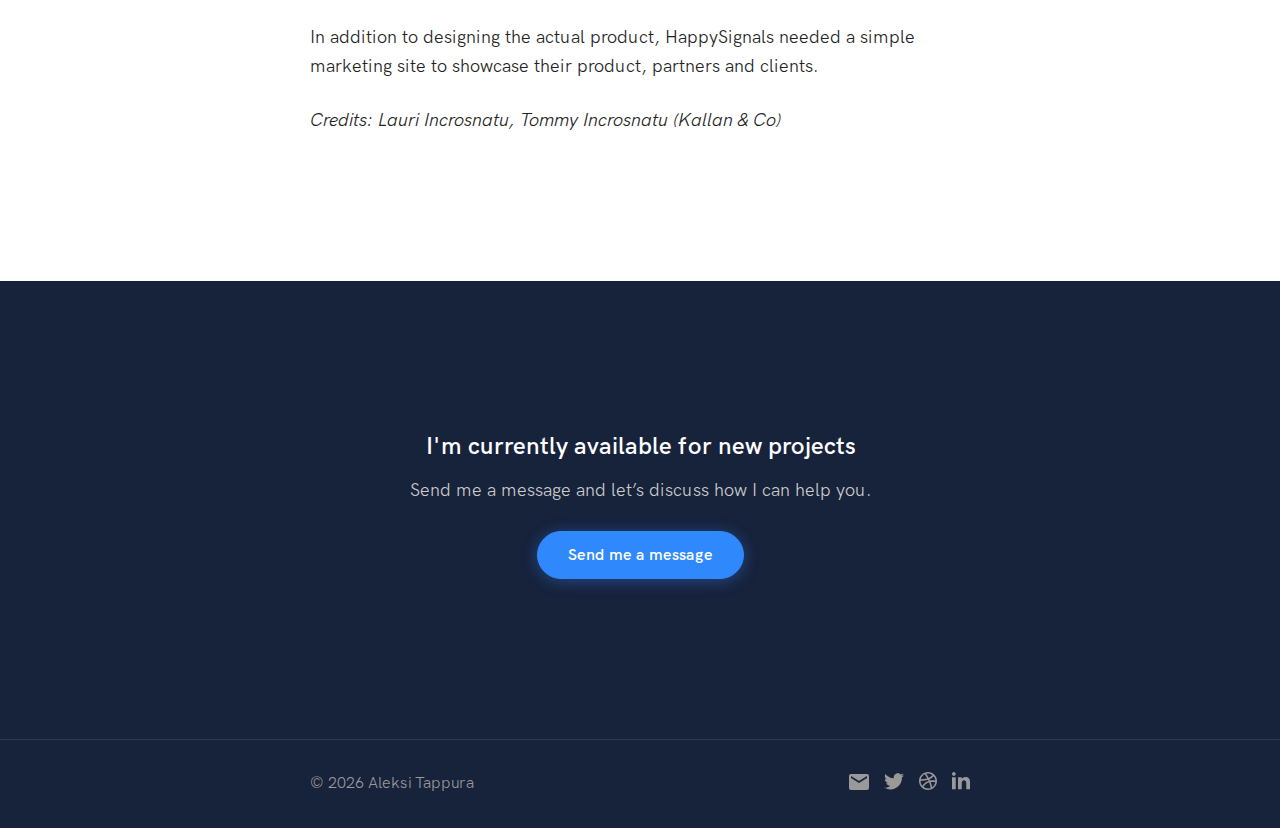
<file: happysignals.html>
<!doctype html>
<html class="no-js" lang="en">
<head>
    <meta charset="utf-8">
    <meta http-equiv="x-ua-compatible" content="ie=edge">
    <title>HappySignals &ndash; Aleksi Tappura</title>
    <meta name="description" content="Freelance Product Designer from Helsinki, Finland.">
    <meta name="keywords" content="ui design, ux design, ui ux, mobile app design, digital product designer, helsinki">
    <meta name="viewport" content="width=device-width, initial-scale=1">

    <link rel="apple-touch-icon" sizes="180x180" href="/apple-touch-icon.png">
    <link rel="icon" type="image/png" sizes="32x32" href="/favicon-32x32.png">
    <link rel="icon" type="image/png" sizes="16x16" href="/favicon-16x16.png">
    <link rel="manifest" href="/manifest.json">
    <meta name="theme-color" content="#2f89fc">

    <link rel="stylesheet" href="css/normalize.css">
    <link rel="stylesheet" href="css/font.css">
    <link rel="stylesheet" href="css/skeleton.css">
    <link rel="stylesheet" href="css/main.css">

    <!-- Start of HubSpot Embed Code -->
    <script type="text/javascript" id="hs-script-loader" async defer src="//js.hs-scripts.com/6153113.js"></script>
    <!-- End of HubSpot Embed Code -->
</head>
<body>

    <nav class="navbar clearfix">
        <h1 class="logo"><a href="/">Aleksi Tappura</a></h1>
        <ul class="nav">
            <li><a href="/">Work</a></li>
            <li><a href="/about">About</a></li>
            <li><a href="/contact">Contact</a></li>
        </ul>
        <a class="nav-toggle" href="javascript:void(0)"><span class="nav-icon"></span></a>
    </nav>

    <div class="wrapper transition-fade" id="swup">

        <!-- <div id="modal-1" class="modal">
            <div class="video-wrapper">
                <iframe src="https://www.youtube.com/embed/1DlbRVoCi00?rel=0&amp;controls=0&amp;showinfo=0" frameborder="0" allowfullscreen></iframe>
            </div>
        </div>

        <div id="modal-2" class="modal">
            <div class="video-wrapper">
                <iframe src="https://www.youtube.com/embed/BZPQEbBzxMs?rel=0&amp;controls=0&amp;showinfo=0" frameborder="0" allowfullscreen></iframe>
            </div>
        </div>

        <div id="modal-3" class="modal">
            <div class="video-wrapper">
                <iframe src="https://www.youtube.com/embed/D9cKyF1lDVU?rel=0&amp;controls=0&amp;showinfo=0" frameborder="0" allowfullscreen></iframe>
            </div>
        </div>

        <div id="modal-4" class="modal">
            <div class="video-wrapper">
                <iframe src="https://www.youtube.com/embed/SJ0UUJ_igqQ?rel=0&amp;controls=0&amp;showinfo=0" frameborder="0" allowfullscreen></iframe>
            </div>
        </div> -->

        <section class="work-header">
            <div class="container">
                <div class="row">
                    <div class="twelve columns">
                        <h2>HappySignals</h2>
                        <h3>Designing an employee experience management tool</h3>
                    </div>
                </div>
            </div>
        </section>

        <main class="work-content">

            <div class="container container-l">
                <div class="row">
                    <div class="twelve columns">
                        <div class="ratio-box image" style="padding-bottom: 56.25%">
                            <img class="lazyload" data-src="images/happysignals_main.jpg" src="images/blurred/happysignals_main.jpg" alt="HappySignals">
                        </div>
                    </div>
                </div>
            </div>

            <div class="container">
                <div class="row work-info">
                    <div class="six columns">
                        <h3>Background</h3>
                        <p>HappySignals is an employee experience measurement tool with over 500 000 users in more than 120 countries.</p>
                    </div>
                    <div class="six columns">
                        <h3>My role</h3>
                        <ul>
                            <li>User flows &amp; wireframing</li>
                            <li>UI/UX design</li>
                            <li>Web design</li>
                            <li>Prototyping</li>
                        </ul>
                    </div>
                </div>
                <div class="row">
                    <div class="twelve columns">
                        <hr style="margin-top: 36px;"> <!-- 53px - 17px -->
                        <h3>Dashboard</h3>
                    </div>
                </div>
            </div>
            <div class="container container-l">
                <div class="row">
                    <div class="twelve columns">
                        <div class="ratio-box image" style="padding-bottom: 79.16%">
                            <img class="lazyload" data-src="images/hs_dashboard.jpg" src="images/blurred/hs_dashboard.jpg" alt="Dashboard">
                        </div>
                    </div>
                </div>
            </div>

            <div class="container">
                <div class="row">
                    <div class="twelve columns">
                        <hr style="margin-top: 10px;">
                        <h3>Reports</h3>
                    </div>
                </div>
            </div>
            <div class="container container-l">
                <div class="row">
                    <div class="twelve columns">
                        <div class="ratio-box image" style="padding-bottom: 56.25%">
                            <img class="lazyload" data-src="images/hs_reports.jpg" src="images/blurred/hs_reports.jpg" alt="Reports">
                        </div>
                    </div>
                </div>
            </div>
                <!-- <div class="container">
                    <div class="row">
                        <div class="twelve columns">
                            <h4>Projector mode</h4>
                            <p>After testing the product with partner companies, we quickly realised that many companies use old projectors that don’t have accurate color representation. We came up with projector mode, a high-contrast version of the application that can be toggled on from the menu.</p>
                        </div>
                    </div>
                </div> -->
                
                <div class="container">
                    <div class="row">
                        <div class="twelve columns">
                            <hr style="margin-top: 10px;">
                            <h3>Feedback</h3>
                        </div>
                    </div>
                </div>
                <div class="container container-l">
                    <div class="row">
                        <div class="twelve columns">
                            <div class="ratio-box image" style="padding-bottom: 56.25%">
                                <img class="lazyload" data-src="images/hs_feedback.jpg" src="images/blurred/hs_feedback.jpg" alt="Feedback">
                            </div>
                        </div>
                    </div>
                </div>
                <div class="container">
                    <div class="row">
                        <div class="twelve columns">
                            <p>We designed two layouts for viewing the feedback: a list view for specific items, and a grid view for a simple overview. Users can also narrow down the search results using filters or search directly with a keyword.</p>
                            <p>For the search, we needed to have clear visual cues to indicate different types of search results, like a specific company or location, so the user could easily find what they're looking for.</p>
                            <!-- <p><a class="view-prototype" href="#modal-1" rel="modal:open"><svg xmlns="http://www.w3.org/2000/svg" width="20" height="20" viewBox="0 0 20 20"><path fill="#2f89fc" fill-rule="nonzero" d="M8 14.5l6-4.5-6-4.5v9zM10 0C4.48 0 0 4.48 0 10s4.48 10 10 10 10-4.48 10-10S15.52 0 10 0zm0 18c-4.41 0-8-3.59-8-8s3.59-8 8-8 8 3.59 8 8-3.59 8-8 8z"/></svg>View prototype video</a></p> -->
                            <hr>
                        </div>
                    </div>
                </div>

                <div class="container">
                    <div class="row">
                        <div class="twelve columns">
                            <h3>Responsive design</h3>
                        </div>
                    </div>
                </div>
                <div class="container container-l">
                    <div class="row">
                        <div class="twelve columns">
                            <div class="ratio-box image" style="padding-bottom: 56.25%">
                                <img class="lazyload" data-src="images/hs_mobile.jpg" src="images/blurred/hs_mobile.jpg" alt="Mobile">
                            </div>
                        </div>
                    </div>
                </div>
                <div class="container">
                    <div class="row">
                        <div class="twelve columns">
                            <p>The HappySignals web application needed to work on all occasions, which meant that every functionality needed to be designed to scale for any device or screen resolution.</p>
                            <!-- <p><a class="view-prototype" href="#modal-2" rel="modal:open"><svg xmlns="http://www.w3.org/2000/svg" width="20" height="20" viewBox="0 0 20 20"><path fill="#2f89fc" fill-rule="nonzero" d="M8 14.5l6-4.5-6-4.5v9zM10 0C4.48 0 0 4.48 0 10s4.48 10 10 10 10-4.48 10-10S15.52 0 10 0zm0 18c-4.41 0-8-3.59-8-8s3.59-8 8-8 8 3.59 8 8-3.59 8-8 8z"/></svg>View prototype video</a></p>
                            <p><a class="view-prototype" href="#modal-3" rel="modal:open"><svg xmlns="http://www.w3.org/2000/svg" width="20" height="20" viewBox="0 0 20 20"><path fill="#2f89fc" fill-rule="nonzero" d="M8 14.5l6-4.5-6-4.5v9zM10 0C4.48 0 0 4.48 0 10s4.48 10 10 10 10-4.48 10-10S15.52 0 10 0zm0 18c-4.41 0-8-3.59-8-8s3.59-8 8-8 8 3.59 8 8-3.59 8-8 8z"/></svg>View prototype video (2)</a></p>
                            <p><a class="view-prototype" href="#modal-4" rel="modal:open"><svg xmlns="http://www.w3.org/2000/svg" width="20" height="20" viewBox="0 0 20 20"><path fill="#2f89fc" fill-rule="nonzero" d="M8 14.5l6-4.5-6-4.5v9zM10 0C4.48 0 0 4.48 0 10s4.48 10 10 10 10-4.48 10-10S15.52 0 10 0zm0 18c-4.41 0-8-3.59-8-8s3.59-8 8-8 8 3.59 8 8-3.59 8-8 8z"/></svg>View prototype video (3)</a></p> -->
                            <hr>
                        </div>
                    </div>
                </div>

                <div class="container">
                    <div class="row">
                        <div class="twelve columns">
                            <h3>Survey</h3>
                        </div>
                    </div>
                </div>
                <div class="container container-l">
                    <div class="row">
                        <div class="twelve columns">
                            <div class="ratio-box image" style="padding-bottom: 56.25%">
                                <img class="lazyload" data-src="images/hs_survey.jpg" src="images/blurred/hs_survey.jpg" alt="Survey">
                            </div>
                        </div>
                    </div>
                </div>
                <div class="container">
                    <div class="row">
                        <div class="twelve columns">
                            <p>HappySignals Survey is a tool that can be used to get feedback from employees. The employee will get an email after the support session, and after rating the support directly from the email, they'll be redirected to give additional details about the case. Provided information will give companies actionable information about their support services.</p>
                            <p>We designed the email templates and the user interface to be easily branded for the customer companies.</p>
                            <hr>
                        </div>
                    </div>
                </div>

                <div class="container">
                    <div class="row">
                        <div class="twelve columns">
                            <h3>Marketing site</h3>
                        </div>
                    </div>
                </div>
                <div class="container container-l">
                    <div class="row">
                        <div class="twelve columns">
                            <div class="ratio-box image" style="padding-bottom: 56.25%">
                                <img class="lazyload" data-src="images/hs_site.jpg" src="images/blurred/hs_site.jpg" alt="Marketing site">
                            </div>
                        </div>
                    </div>
                </div>
                <div class="container">
                    <div class="row">
                        <div class="twelve columns">
                            <p>In addition to designing the actual product, HappySignals needed a simple marketing site to showcase their product, partners and clients.</p>

                            <p><i>Credits: Lauri Incrosnatu, Tommy Incrosnatu (Kallan &amp; Co)</i></p>
                        </div>
                    </div>
                </div>

            </main>

            <section class="work-cta">
            <div class="container">
                <div class="row">
                    <div class="twelve columns">
                        <h3>I'm currently available for new projects</h3>
                        <p>Send me a message and let’s discuss how I can help you.</p>
                        <a class="button button-primary" href="/contact">Send me a message</a>
                    </div>
                </div>
            </div>
        </section>

        <footer class="footer">
            <div class="container">
                <div class="row">
                    <div class="six columns">
                        <p>&copy; <script> document.write(new Date().getFullYear()); </script> Aleksi Tappura</p>
                    </div>
                    <div class="six columns">
                        <ul class="social-icons u-pull-right">
                            <li><a href="mailto:hello@aleksitappura.com"><img src="images/email.svg" alt="Email"></a></li>
                            <li><a href="https://twitter.com/aleksitappura" target="_blank"><img src="images/twitter.svg" alt="Twitter"></a></li>
                            <li><a href="https://dribbble.com/aleksitappura" target="_blank"><img src="images/dribbble.svg" alt="Dribbble"></a></li>
                            <li><a href="https://www.linkedin.com/in/aleksitappura" target="_blank"><img src="images/linkedin.svg" alt="LinkedIn"></a></li>
                        </ul>
                    </div>
                </div>
            </div>
        </footer>

        </div>

        <script src="https://ajax.googleapis.com/ajax/libs/jquery/3.2.1/jquery.min.js"></script>
        <script src="js/plugins.min.js"></script>
        <script src="js/main.js"></script>
    </body>
    </html>
</file>
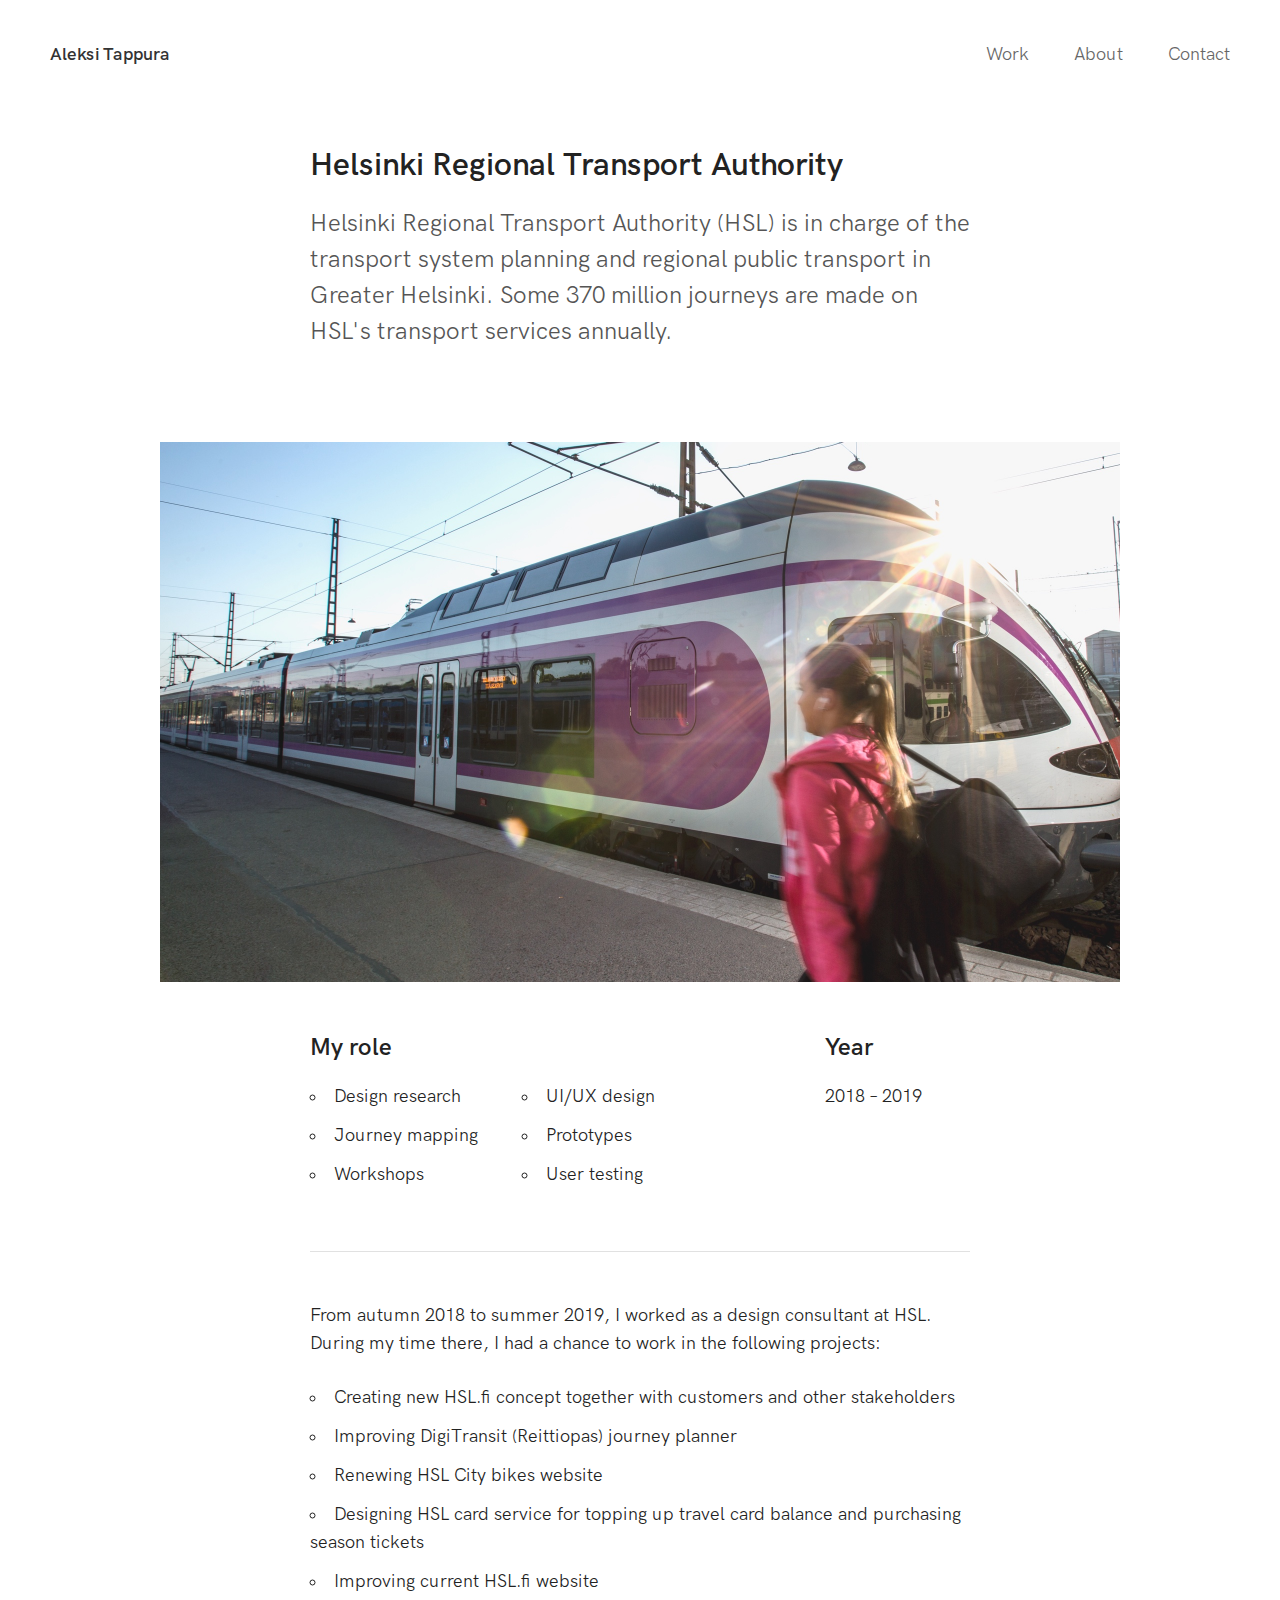
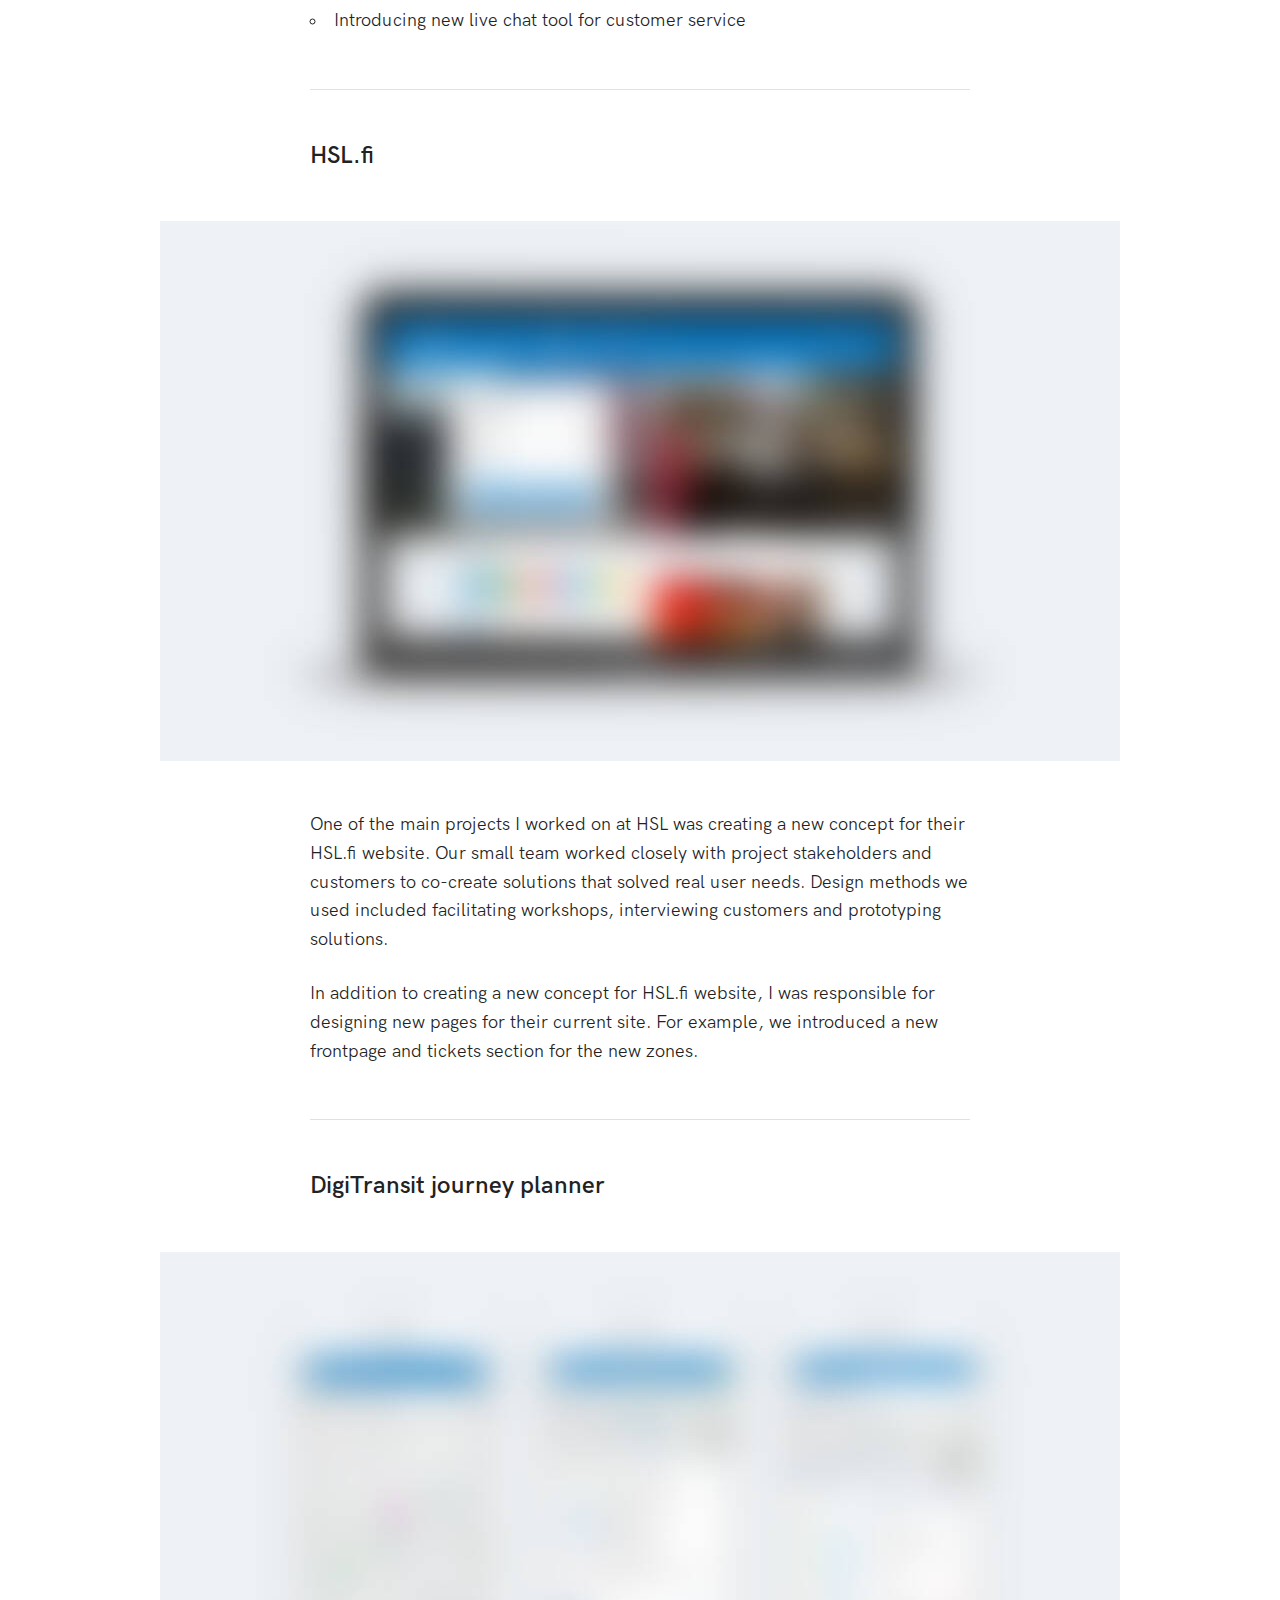
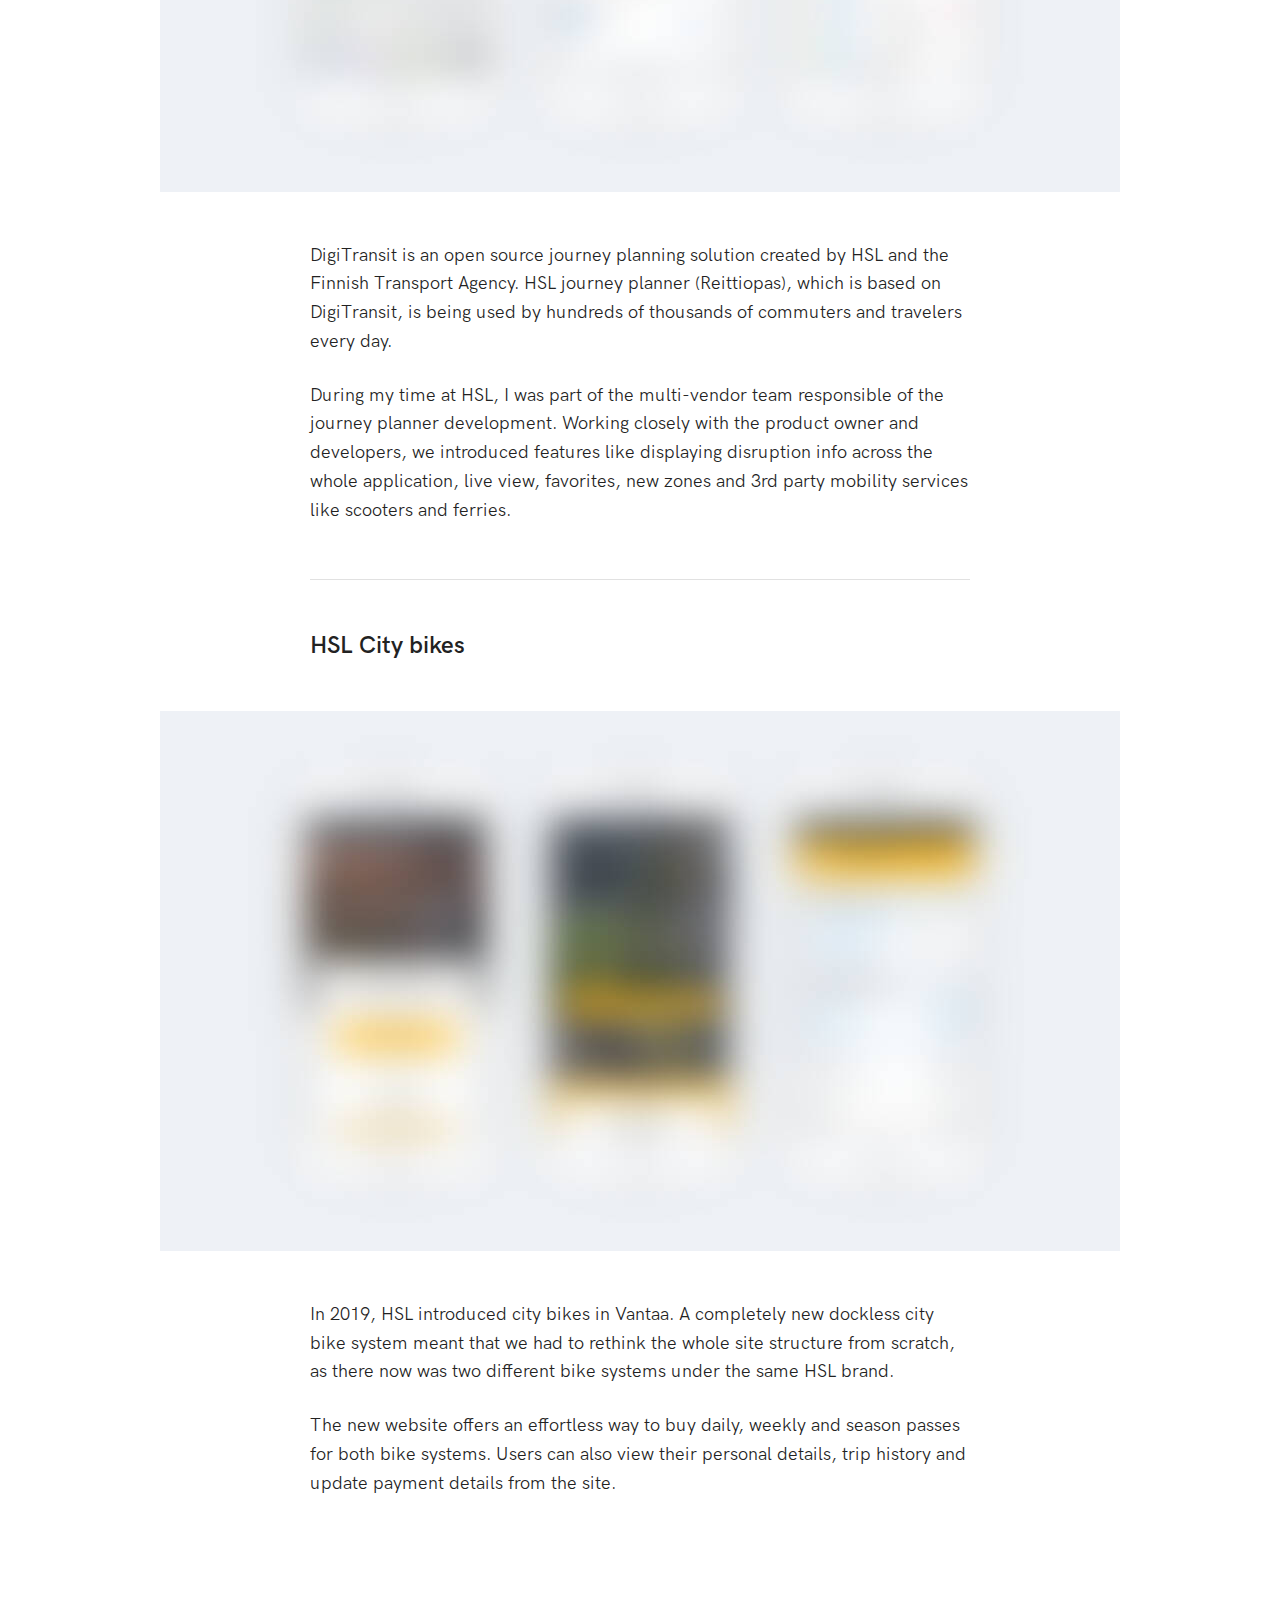
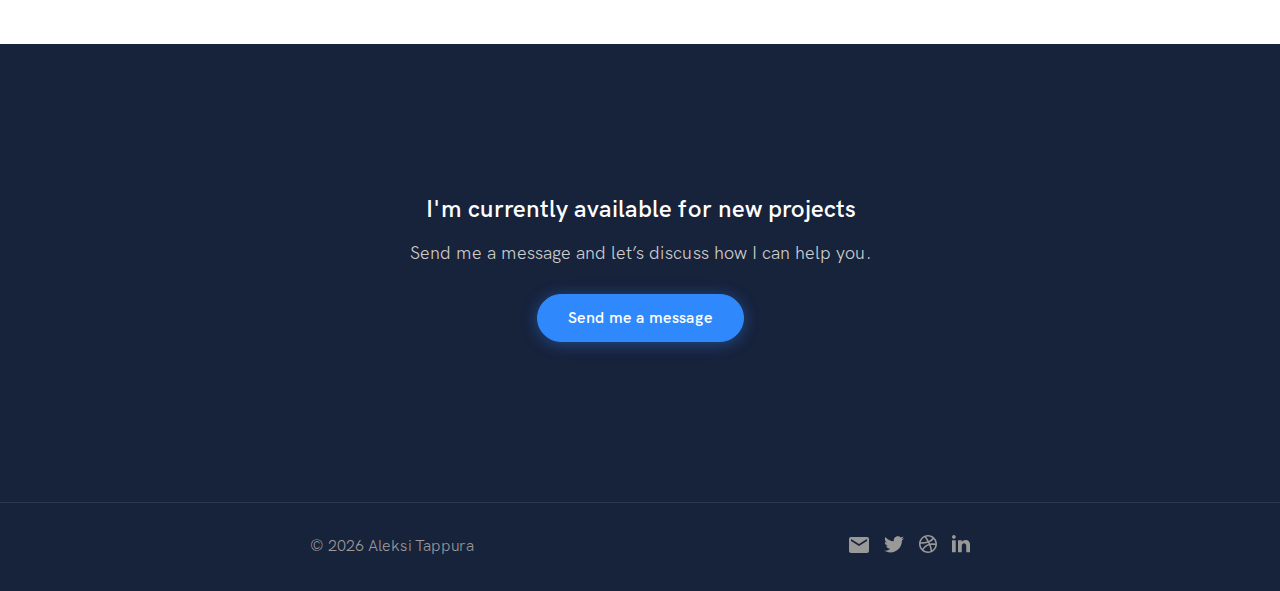
<file: hsl.html>
<!doctype html>
<html class="no-js" lang="en">
<head>
    <meta charset="utf-8">
    <meta http-equiv="x-ua-compatible" content="ie=edge">
    <title>Helsinki Regional Transport Authority &ndash; Aleksi Tappura</title>
    <meta name="description" content="Freelance Product Designer from Helsinki, Finland.">
    <meta name="keywords" content="ui design, ux design, ui ux, mobile app design, digital product designer, helsinki">
    <meta name="viewport" content="width=device-width, initial-scale=1">

    <link rel="apple-touch-icon" sizes="180x180" href="/apple-touch-icon.png">
    <link rel="icon" type="image/png" sizes="32x32" href="/favicon-32x32.png">
    <link rel="icon" type="image/png" sizes="16x16" href="/favicon-16x16.png">
    <link rel="manifest" href="/manifest.json">
    <meta name="theme-color" content="#2f89fc">

    <link rel="stylesheet" href="css/normalize.css">
    <link rel="stylesheet" href="css/font.css">
    <link rel="stylesheet" href="css/skeleton.css">
    <link rel="stylesheet" href="css/main.css">

    <!-- Start of HubSpot Embed Code -->
    <script type="text/javascript" id="hs-script-loader" async defer src="//js.hs-scripts.com/6153113.js"></script>
    <!-- End of HubSpot Embed Code -->
</head>
<body class="hsl">

    <nav class="navbar clearfix">
        <h1 class="logo"><a href="/">Aleksi Tappura</a></h1>
        <ul class="nav">
            <li><a href="/">Work</a></li>
            <li><a href="/about">About</a></li>
            <li><a href="/contact">Contact</a></li>
        </ul>
        <a class="nav-toggle" href="javascript:void(0)"><span class="nav-icon"></span></a>
    </nav>

    <div class="wrapper transition-fade" id="swup">

        <section class="work-header">
            <div class="container">
                <div class="row">
                    <div class="twelve columns">
                        <h2>Helsinki Regional Transport Authority</h2>
                        <h3>Helsinki Regional Transport Authority (HSL) is in charge of the transport system planning and regional public transport in Greater Helsinki. Some 370 million journeys are made on HSL's transport services annually.</h3>
                    </div>
                </div>
            </div>
        </section>

        <main class="work-content">

            <div class="container container-l">
                <div class="row">
                    <div class="twelve columns">
                        <div class="ratio-box image" style="padding-bottom: 56.25%">
                            <img class="lazyload" data-src="images/hsl_main.jpg" src="images/blurred/hsl_main.jpg" alt="HSL.fi website frontpage">
                        </div>
                    </div>
                </div>
            </div>

            <div class="container">
                <div class="row work-info">
                    <div class="nine columns">
                        <h3>My role</h3>
                        <div class="row">
                            <div class="five columns">
                                <ul>
                                    <li>Design research</li>
                                    <li>Journey mapping</li>
                                    <li>Workshops</li>
                                </ul>
                            </div>
                            <div class="five columns">
                                <ul>
                                    <li>UI/UX design</li>
                                    <li>Prototypes</li>
                                    <li>User testing</li>
                                </ul>
                            </div>
                        </div>
                    </div>
                    <div class="three columns">
                        <h3>Year</h3>
                        <p>2018 &ndash; 2019</p>
                    </div>
                </div>
                <div class="row">
                    <div class="twelve columns">
                        <hr style="margin-top: 36px;"> <!-- 53px - 17px -->
                        <p>From autumn 2018 to summer 2019, I worked as a design consultant at HSL. During my time there, I had a chance to work in the following projects:</p>
                        <ul>
                            <li>Creating new HSL.fi concept together with customers and other stakeholders</li>
                            <li>Improving DigiTransit (Reittiopas) journey planner</li>
                            <li>Renewing HSL City bikes website</li>
                            <li>Designing HSL card service for topping up travel card balance and purchasing season tickets</li>
                            <li>Improving current HSL.fi website</li>
                            <li>Introducing new live chat tool for customer service</li>
                        </ul>
                        <hr>
                    </div>
                </div>
            </div>

            <div class="container">
                <div class="row">
                    <div class="twelve columns">
                        <h3>HSL.fi</h3>
                    </div>
                </div>
            </div>

            <div class="container container-l">
                <div class="row">
                    <div class="twelve columns">
                        <div class="ratio-box image" style="padding-bottom: 56.25%">
                            <img class="lazyload" data-src="images/hsl_hslfi.jpg" src="images/blurred/hsl_hslfi.jpg" alt="HSL.fi website">
                        </div>
                    </div>
                </div>
            </div>

            <div class="container">
                <div class="row">
                    <div class="twelve columns">
                        <p>One of the main projects I worked on at HSL was creating a new concept for their HSL.fi website. Our small team worked closely with project stakeholders and customers to co-create solutions that solved real user needs. Design methods we used included facilitating workshops, interviewing customers and prototyping solutions.</p>
                        <p>In addition to creating a new concept for HSL.fi website, I was responsible for designing new pages for their current site. For example, we introduced a new frontpage and tickets section for the new zones.</p>
                        <hr>
                    </div>
                </div>
            </div>

            <div class="container">
                <div class="row">
                    <div class="twelve columns">
                        <h3>DigiTransit journey planner</h3>
                    </div>
                </div>
            </div>


            <div class="container container-l">
                <div class="row">
                    <div class="twelve columns">
                        <div class="ratio-box image" style="padding-bottom: 56.25%">
                            <img class="lazyload" data-src="images/hsl_ro.jpg" src="images/blurred/hsl_ro.jpg" alt="Reittiopas">
                        </div>
                    </div>
                </div>
            </div>

            <div class="container">
                <div class="row">
                    <div class="twelve columns">
                        <p>DigiTransit is an open source journey planning solution created by HSL and the Finnish Transport Agency. HSL journey planner (Reittiopas), which is based on DigiTransit, is being used by hundreds of thousands of commuters and travelers every day.</p>
                        <p>During my time at HSL, I was part of the multi-vendor team responsible of the journey planner development. Working closely with the product owner and developers, we introduced features like displaying disruption info across the whole application, live view, favorites, new zones and 3rd party mobility services like scooters and ferries.</p>
                        <hr>
                    </div>
                </div>
            </div>

            <div class="container">
                <div class="row">
                    <div class="twelve columns">
                        <h3>HSL City bikes</h3>
                    </div>
                </div>
            </div>

            <div class="container container-l">
                <div class="row">
                    <div class="twelve columns">
                        <div class="ratio-box image" style="padding-bottom: 56.25%">
                            <img class="various-2 lazyload" data-src="images/hsl_kp.jpg" src="images/blurred/hsl_kp.jpg" alt="HSL City bikes">
                        </div>
                    </div>
                </div>
            </div>

            <div class="container">
                <div class="row">
                    <div class="twelve columns">
                        <p>In 2019, HSL introduced city bikes in Vantaa. A completely new dockless city bike system meant that we had to rethink the whole site structure from scratch, as there now was two different bike systems under the same HSL brand.</p>
                        <p>The new website offers an effortless way to buy daily, weekly and season passes for both bike systems. Users can also view their personal details, trip history and update payment details from the site.</p>
                    </div>
                </div>
            </div>
            
        </main>

        <section class="work-cta">
            <div class="container">
                <div class="row">
                    <div class="twelve columns">
                        <h3>I'm currently available for new projects</h3>
                        <p>Send me a message and let’s discuss how I can help you.</p>
                        <a class="button button-primary" href="/contact">Send me a message</a>
                    </div>
                </div>
            </div>
        </section>

        <footer class="footer">
            <div class="container">
                <div class="row">
                    <div class="six columns">
                        <p>&copy; <script> document.write(new Date().getFullYear()); </script> Aleksi Tappura</p>
                    </div>
                    <div class="six columns">
                        <ul class="social-icons u-pull-right">
                            <li><a href="mailto:hello@aleksitappura.com"><img src="images/email.svg" alt="Email"></a></li>
                            <li><a href="https://twitter.com/aleksitappura" target="_blank"><img src="images/twitter.svg" alt="Twitter"></a></li>
                            <li><a href="https://dribbble.com/aleksitappura" target="_blank"><img src="images/dribbble.svg" alt="Dribbble"></a></li>
                            <li><a href="https://www.linkedin.com/in/aleksitappura" target="_blank"><img src="images/linkedin.svg" alt="LinkedIn"></a></li>
                        </ul>
                    </div>
                </div>
            </div>
        </footer>

    </div>

    <script src="https://ajax.googleapis.com/ajax/libs/jquery/3.2.1/jquery.min.js"></script>
    <script src="js/plugins.min.js"></script>
    <script src="js/main.js"></script>
</body>
</html>
</file>
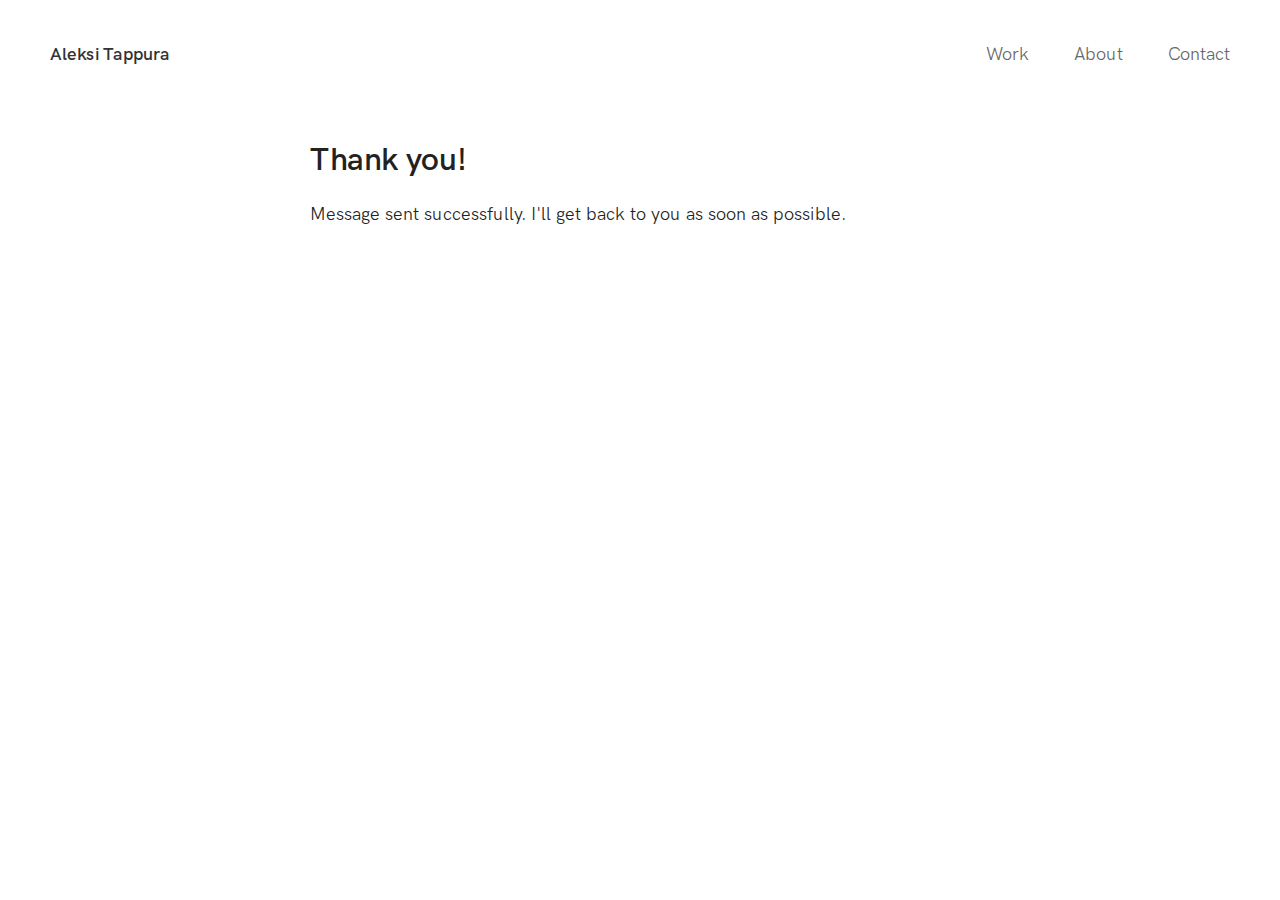
<file: sent.html>
<!doctype html>
<html class="no-js" lang="en">
<head>
    <meta charset="utf-8">
    <meta http-equiv="x-ua-compatible" content="ie=edge">
    <title>Message sent &ndash; Aleksi Tappura</title>
    <meta name="description" content="Freelance Product Designer from Helsinki, Finland.">
    <meta name="viewport" content="width=device-width, initial-scale=1">

    <link rel="apple-touch-icon" sizes="180x180" href="/apple-touch-icon.png">
    <link rel="icon" type="image/png" sizes="32x32" href="/favicon-32x32.png">
    <link rel="icon" type="image/png" sizes="16x16" href="/favicon-16x16.png">
    <link rel="manifest" href="/manifest.json">
    <meta name="theme-color" content="#2f89fc">

    <link rel="stylesheet" href="css/normalize.css">
    <link rel="stylesheet" href="css/font.css">
    <link rel="stylesheet" href="css/skeleton.css">
    <link rel="stylesheet" href="css/main.css">

    <!-- Start of HubSpot Embed Code -->
    <script type="text/javascript" id="hs-script-loader" async defer src="//js.hs-scripts.com/6153113.js"></script>
    <!-- End of HubSpot Embed Code -->
</head>
<body>

    <nav class="navbar clearfix">
        <h1 class="logo"><a href="/">Aleksi Tappura</a></h1>
        <ul class="nav">
            <li><a href="/">Work</a></li>
            <li><a href="/about">About</a></li>
            <li><a href="/contact">Contact</a></li>
        </ul>
        <a class="nav-toggle" href="javascript:void(0)"><span class="nav-icon"></span></a>
    </nav>

    <div class="wrapper transition-fade" id="swup">

        <main class="about-content">

            <div class="container">
                <div class="row">
                    <div class="twelve columns">
                        <h2>Thank you!</h2>
                        <p>Message sent successfully. I'll get back to you as soon as possible.</p>
                    </div>
                </div>
            </div>

        </main>

    </div>

    <script src="https://ajax.googleapis.com/ajax/libs/jquery/3.2.1/jquery.min.js"></script>
    <script src="js/plugins.min.js"></script>
    <script src="js/main.js"></script>
</body>
</html>
</file>
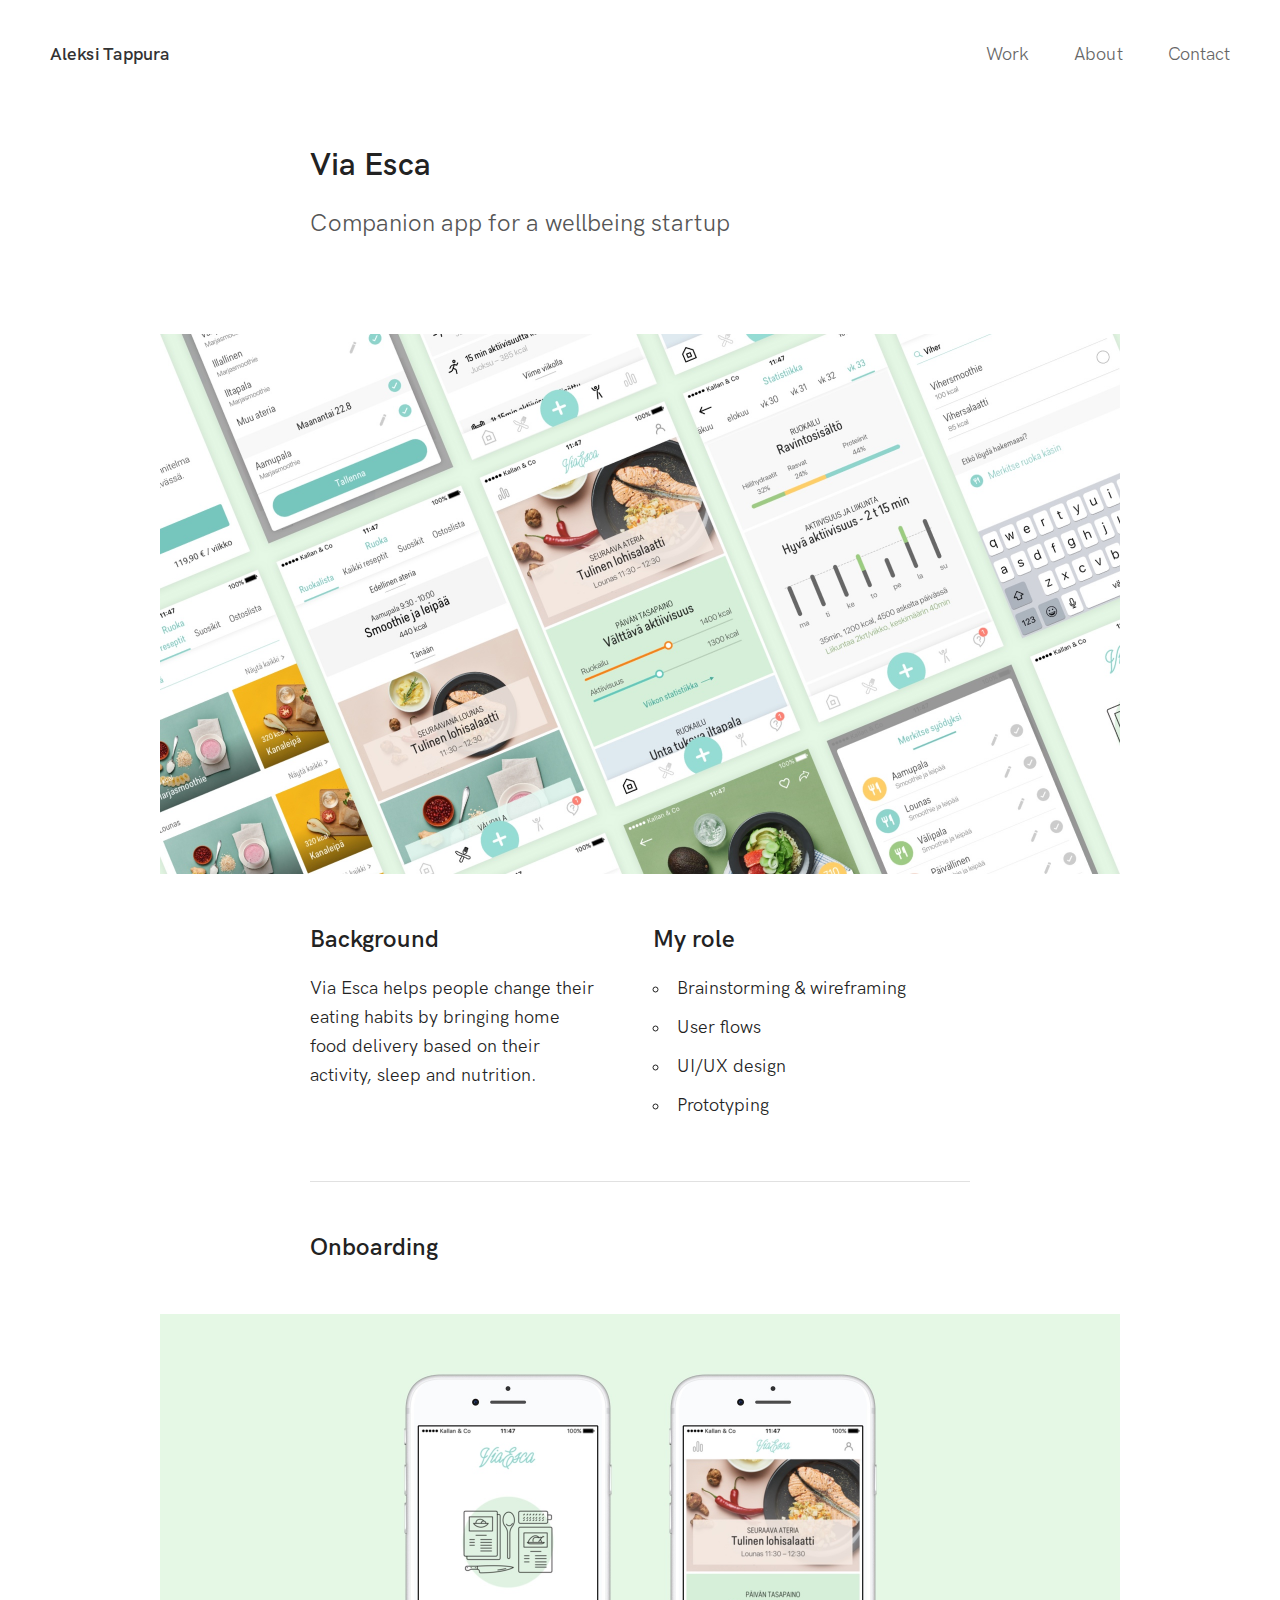
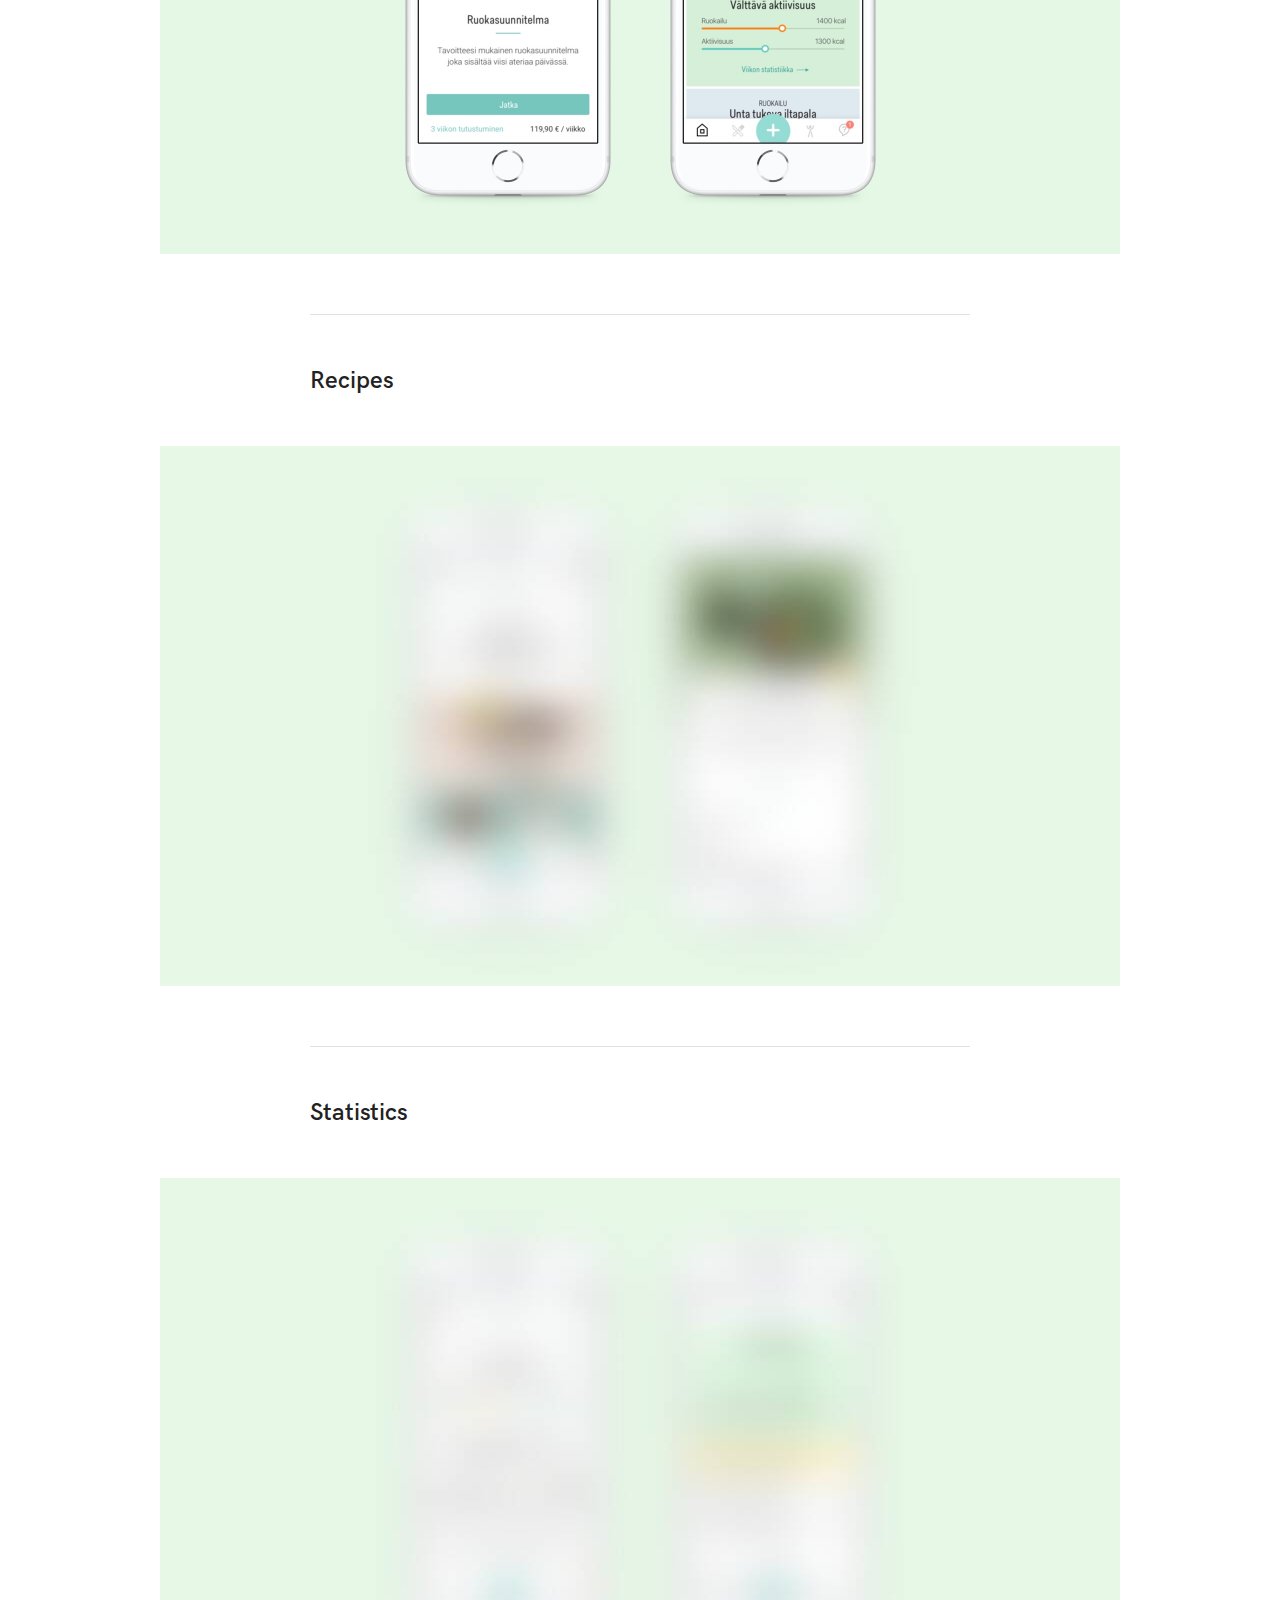
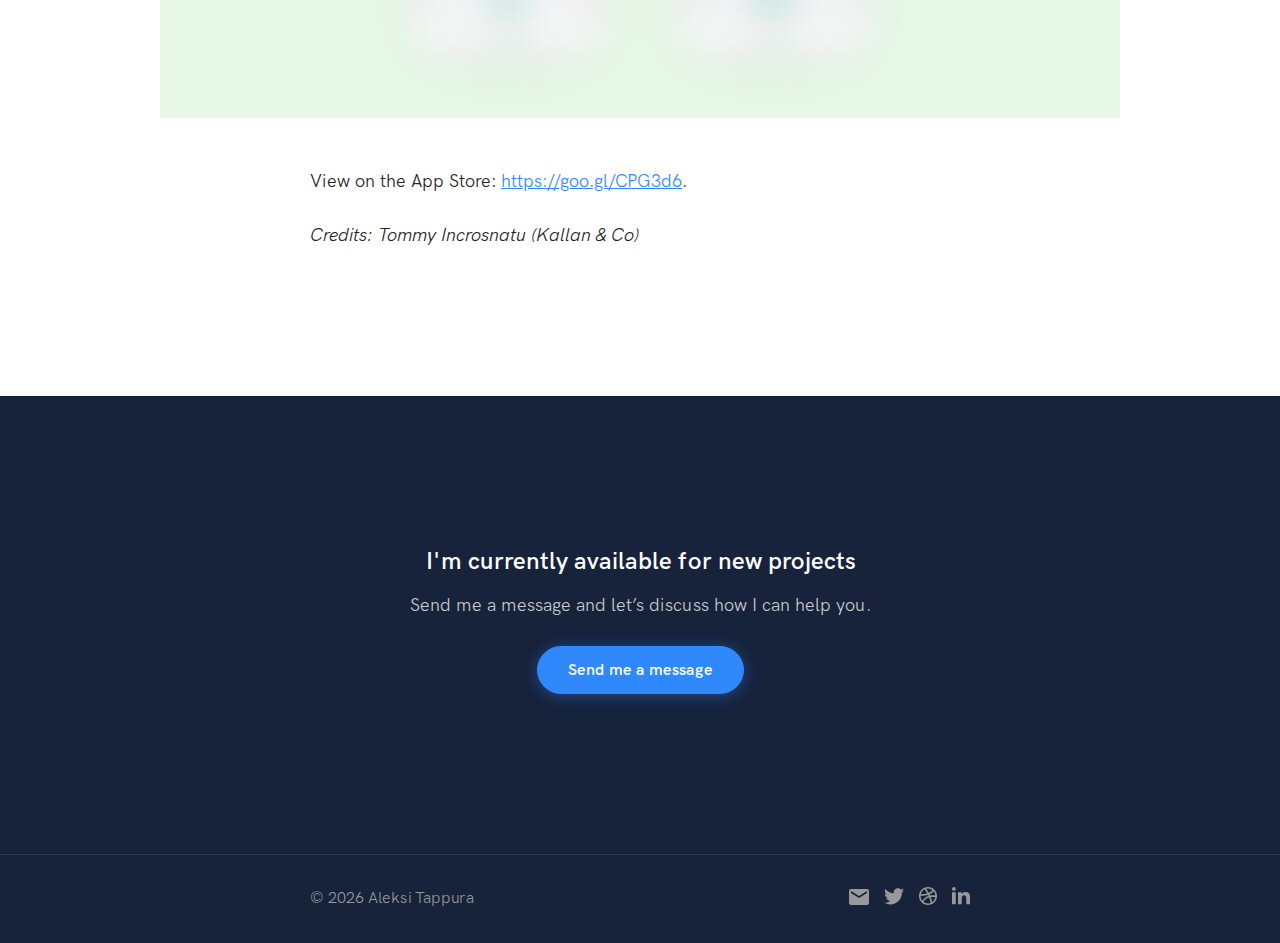
<file: viaesca.html>
<!doctype html>
<html class="no-js" lang="en">
<head>
    <meta charset="utf-8">
    <meta http-equiv="x-ua-compatible" content="ie=edge">
    <title>Via Esca &ndash; Aleksi Tappura</title>
    <meta name="description" content="Freelance Product Designer from Helsinki, Finland.">
    <meta name="keywords" content="ui design, ux design, ui ux, mobile app design, digital product designer, helsinki">
    <meta name="viewport" content="width=device-width, initial-scale=1">

    <link rel="apple-touch-icon" sizes="180x180" href="/apple-touch-icon.png">
    <link rel="icon" type="image/png" sizes="32x32" href="/favicon-32x32.png">
    <link rel="icon" type="image/png" sizes="16x16" href="/favicon-16x16.png">
    <link rel="manifest" href="/manifest.json">
    <meta name="theme-color" content="#2f89fc">

    <link rel="stylesheet" href="css/normalize.css">
    <link rel="stylesheet" href="css/font.css">
    <link rel="stylesheet" href="css/skeleton.css">
    <link rel="stylesheet" href="css/main.css">

    <!-- Start of HubSpot Embed Code -->
    <script type="text/javascript" id="hs-script-loader" async defer src="//js.hs-scripts.com/6153113.js"></script>
    <!-- End of HubSpot Embed Code -->
</head>
<body>

    <nav class="navbar clearfix">
        <h1 class="logo"><a href="/">Aleksi Tappura</a></h1>
        <ul class="nav">
            <li><a href="/">Work</a></li>
            <li><a href="/about">About</a></li>
            <li><a href="/contact">Contact</a></li>
        </ul>
        <a class="nav-toggle" href="javascript:void(0)"><span class="nav-icon"></span></a>
    </nav>

    <div class="wrapper transition-fade" id="swup">

        <section class="work-header">
            <div class="container">
                <div class="row">
                    <div class="twelve columns">
                        <h2>Via Esca</h2>
                        <h3>Companion app for a wellbeing startup</h3>
                    </div>
                </div>
            </div>
        </section>

        <main class="work-content">

            <div class="container container-l">
                <div class="row">
                    <div class="twelve columns">
                        <div class="ratio-box image" style="padding-bottom: 56.25%">
                            <img class="lazyload" data-src="images/viaesca_main.jpg" src="images/blurred/viaesca_main.jpg" alt="Via Esca">
                        </div>
                    </div>
                </div>
            </div>

            <div class="container">
                <div class="row work-info">
                    <div class="six columns">
                        <h3>Background</h3>
                        <p>Via Esca helps people change their eating habits by bringing home food delivery based on their activity, sleep and nutrition.</p>
                    </div>
                    <div class="six columns">
                        <h3>My role</h3>
                        <ul>
                            <li>Brainstorming &amp; wireframing</li>
                            <li>User flows</li>
                            <li>UI/UX design</li>
                            <li>Prototyping</li>
                        </ul>
                    </div>
                </div>
                <div class="row">
                    <div class="twelve columns">
                        <hr style="margin-top: 36px;"> <!-- 53px - 17px -->
                        <h3>Onboarding</h3>
                    </div>
                </div>
            </div>
            <div class="container container-l">
                <div class="row">
                    <div class="twelve columns">
                        <div class="ratio-box image" style="padding-bottom: 56.25%">
                            <img class="lazyload" data-src="images/viaesca_1.jpg" src="images/blurred/viaesca_1.jpg" alt="Onboarding">
                        </div>
                    </div>
                </div>
            </div>
            <div class="container">
                <div class="row">
                    <div class="twelve columns">
                        <hr style="margin-top: 10px;">
                        <h3>Recipes</h3>
                    </div>
                </div>
            </div>
            <div class="container container-l">
                <div class="row">
                    <div class="twelve columns">
                        <div class="ratio-box image" style="padding-bottom: 56.25%">
                            <img class="lazyload" data-src="images/viaesca_2.jpg" src="images/blurred/viaesca_2.jpg" alt="Recipes">
                        </div>
                    </div>
                </div>
            </div>
            <div class="container">
                <div class="row">
                    <div class="twelve columns">
                        <hr style="margin-top: 10px;">
                        <h3>Statistics</h3>
                    </div>
                </div>
            </div>
            <div class="container container-l">
                <div class="row">
                    <div class="twelve columns">
                        <div class="ratio-box image" style="padding-bottom: 56.25%">
                            <img class="lazyload" data-src="images/viaesca_3.jpg" src="images/blurred/viaesca_3.jpg" alt="Statistics">
                        </div>
                    </div>
                </div>
            </div>
            <div class="container">
                <div class="row">
                    <div class="twelve columns">
                        <p>View on the App Store: <a href="https://goo.gl/CPG3d6" target="_blank">https://goo.gl/CPG3d6</a>.</p>
                        <p><i>Credits: Tommy Incrosnatu (Kallan &amp; Co)</i></p>
                    </div>
                </div>
            </div>

        </main>

        <section class="work-cta">
            <div class="container">
                <div class="row">
                    <div class="twelve columns">
                        <h3>I'm currently available for new projects</h3>
                        <p>Send me a message and let’s discuss how I can help you.</p>
                        <a class="button button-primary" href="/contact">Send me a message</a>
                    </div>
                </div>
            </div>
        </section>

        <footer class="footer">
            <div class="container">
                <div class="row">
                    <div class="six columns">
                        <p>&copy; <script> document.write(new Date().getFullYear()); </script> Aleksi Tappura</p>
                    </div>
                    <div class="six columns">
                        <ul class="social-icons u-pull-right">
                            <li><a href="mailto:hello@aleksitappura.com"><img src="images/email.svg" alt="Email"></a></li>
                            <li><a href="https://twitter.com/aleksitappura" target="_blank"><img src="images/twitter.svg" alt="Twitter"></a></li>
                            <li><a href="https://dribbble.com/aleksitappura" target="_blank"><img src="images/dribbble.svg" alt="Dribbble"></a></li>
                            <li><a href="https://www.linkedin.com/in/aleksitappura" target="_blank"><img src="images/linkedin.svg" alt="LinkedIn"></a></li>
                        </ul>
                    </div>
                </div>
            </div>
        </footer>

    </div>

    <script src="https://ajax.googleapis.com/ajax/libs/jquery/3.2.1/jquery.min.js"></script>
    <script src="js/plugins.min.js"></script>
    <script src="js/main.js"></script>
</body>
</html>
</file>
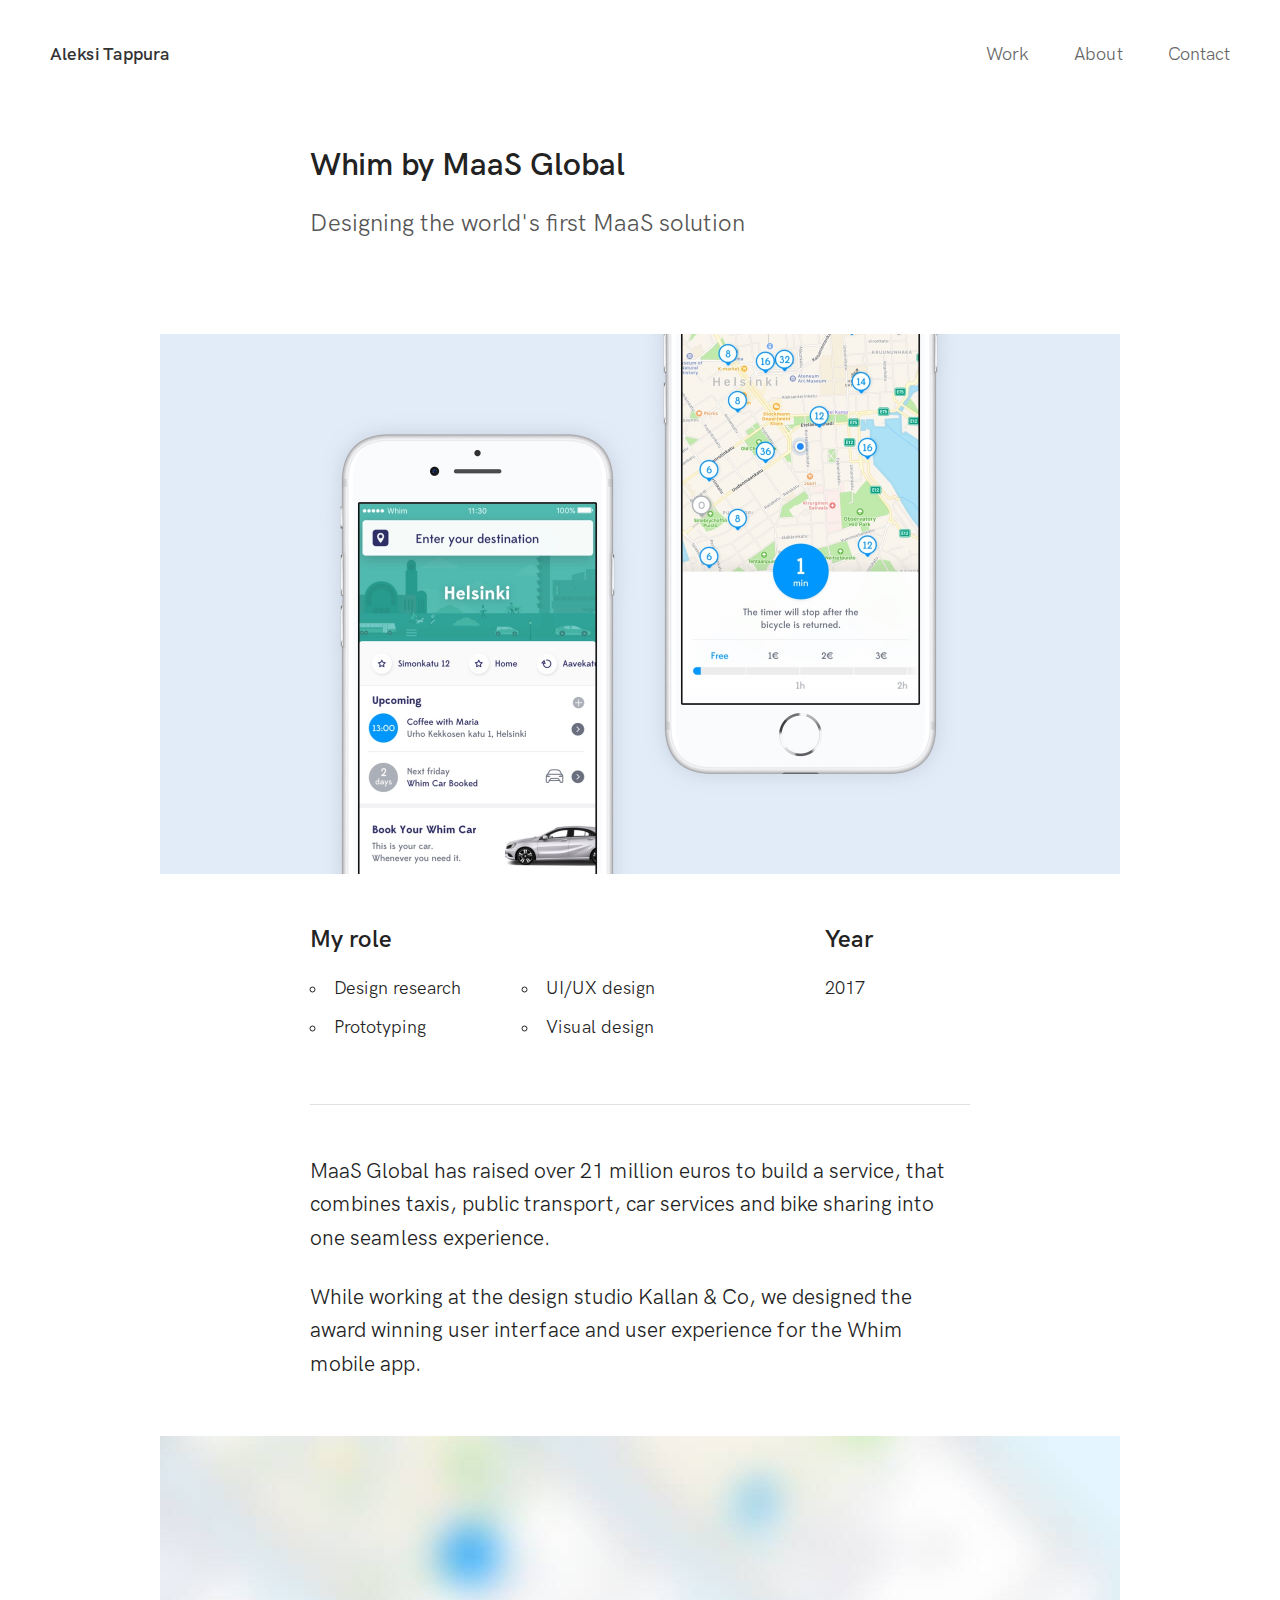
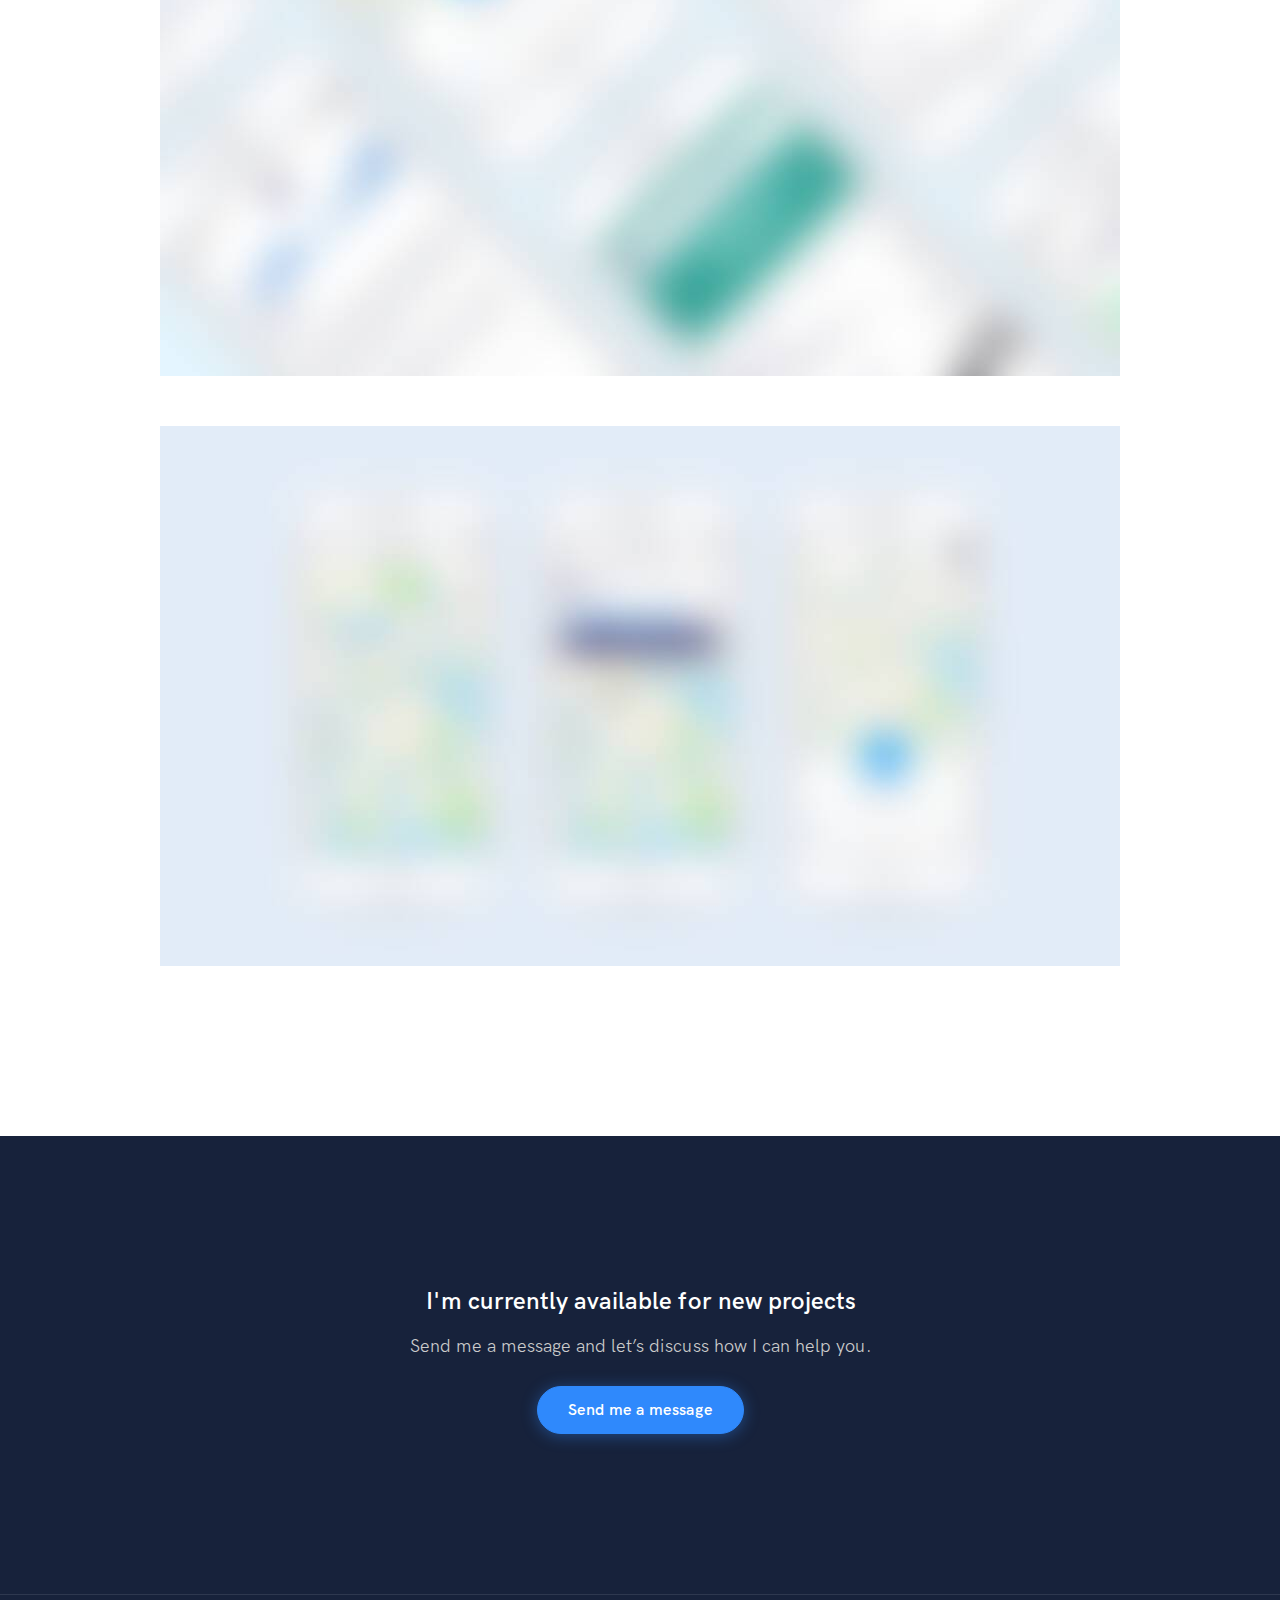
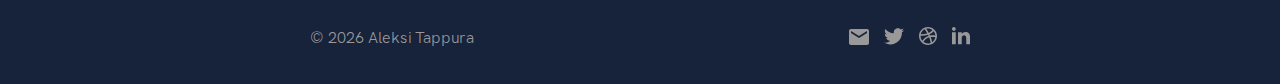
<file: whim.html>
<!doctype html>
<html class="no-js" lang="en">
<head>
    <meta charset="utf-8">
    <meta http-equiv="x-ua-compatible" content="ie=edge">
    <title>Whim by MaaS Global &ndash; Aleksi Tappura</title>
    <meta name="description" content="Freelance Product Designer from Helsinki, Finland.">
    <meta name="keywords" content="ui design, ux design, ui ux, mobile app design, digital product designer, helsinki">
    <meta name="viewport" content="width=device-width, initial-scale=1">

    <link rel="apple-touch-icon" sizes="180x180" href="/apple-touch-icon.png">
    <link rel="icon" type="image/png" sizes="32x32" href="/favicon-32x32.png">
    <link rel="icon" type="image/png" sizes="16x16" href="/favicon-16x16.png">
    <link rel="manifest" href="/manifest.json">
    <meta name="theme-color" content="#2f89fc">

    <link rel="stylesheet" href="css/normalize.css">
    <link rel="stylesheet" href="css/font.css">
    <link rel="stylesheet" href="css/skeleton.css">
    <link rel="stylesheet" href="css/main.css">

    <!-- Start of HubSpot Embed Code -->
    <script type="text/javascript" id="hs-script-loader" async defer src="//js.hs-scripts.com/6153113.js"></script>
    <!-- End of HubSpot Embed Code -->
</head>
<body class="whim">

    <nav class="navbar clearfix">
        <h1 class="logo"><a href="/">Aleksi Tappura</a></h1>
        <ul class="nav">
            <li><a href="/">Work</a></li>
            <li><a href="/about">About</a></li>
            <li><a href="/contact">Contact</a></li>
        </ul>
        <a class="nav-toggle" href="javascript:void(0)"><span class="nav-icon"></span></a>
    </nav>

    <div class="wrapper transition-fade" id="swup">

        <div id="modal-1" class="modal">
            <div class="video-wrapper">
                <iframe src="https://www.youtube.com/embed/cxIhXEGdw00?rel=0&amp;controls=0&amp;showinfo=0" frameborder="0" allowfullscreen></iframe>
            </div>
        </div>

        <div id="modal-2" class="modal">
            <div class="video-wrapper">
                <iframe src="https://www.youtube.com/embed/Mw0J8FvEYL4?rel=0&amp;controls=0&amp;showinfo=0" frameborder="0" allowfullscreen></iframe>
            </div>
        </div>

        <section class="work-header">
            <div class="container">
                <div class="row">
                    <div class="twelve columns">
                        <h2>Whim by MaaS Global</h2>
                        <h3>Designing the world's first MaaS solution</h3>
                    </div>
                </div>
            </div>
        </section>

        <main class="work-content">

            <div class="container container-l">
                <div class="row">
                    <div class="twelve columns">
                        <div class="ratio-box image" style="padding-bottom: 56.25%">
                            <img class="lazyload" data-src="images/whim_main.jpg" src="images/blurred/whim_main.jpg" alt="Whim">
                        </div>
                    </div>
                </div>
            </div>

            <div class="container">
                <div class="row work-info">
                    <div class="nine columns">
                        <h3>My role</h3>
                        <div class="row">
                            <div class="five columns">
                                <ul>
                                    <li>Design research</li>
                                    <li>Prototyping</li>
                                </ul>
                            </div>
                            <div class="five columns">
                                <ul>
                                    <li>UI/UX design</li>
                                    <li>Visual design</li>
                                </ul>
                            </div>
                        </div>
                    </div>
                    <div class="three columns">
                        <h3>Year</h3>
                        <p>2017</p>
                    </div>
                </div>
                <div class="row">
                    <div class="twelve columns">
                        <hr style="margin-top: 36px;"> <!-- 53px - 17px -->
                        <p class="lead">MaaS Global has raised over 21 million euros to build a service, that combines taxis, public transport, car services and bike sharing into one seamless experience.</p>
                        <p class="lead">While working at the design studio Kallan & Co, we designed the award winning user interface and user experience for the Whim mobile app.</p>
                    </div>
                </div>
            </div>
            <div class="container container-l">
                <div class="row">
                    <div class="twelve columns">
                        <div class="ratio-box image" style="padding-bottom: 56.25%">
                            <img class="lazyload" data-src="images/whim_various.jpg" src="images/blurred/whim_various.jpg" alt="Various UI designs">
                        </div>
                        <!-- <div class="ratio-box image" style="padding-bottom: 56.25%">
                                <img class="lazyload" data-src="images/whim_various_2.jpg" src="images/blurred/whim_various_2.jpg" alt="Whim for iOS">
                            </div> -->
                        <div class="ratio-box image" style="padding-bottom: 56.25%">
                            <img class="lazyload" data-src="images/whim_bikes_3.jpg" src="images/blurred/whim_bikes_3.jpg" alt="City bikes UI">
                        </div>
                        </div>
                    </div>
                </div>

            </main>

            <section class="work-cta">
            <div class="container">
                <div class="row">
                    <div class="twelve columns">
                        <h3>I'm currently available for new projects</h3>
                        <p>Send me a message and let’s discuss how I can help you.</p>
                        <a class="button button-primary" href="/contact">Send me a message</a>
                    </div>
                </div>
            </div>
        </section>

        <footer class="footer">
            <div class="container">
                <div class="row">
                    <div class="six columns">
                        <p>&copy; <script> document.write(new Date().getFullYear()); </script> Aleksi Tappura</p>
                    </div>
                    <div class="six columns">
                        <ul class="social-icons u-pull-right">
                            <li><a href="mailto:hello@aleksitappura.com"><img src="images/email.svg" alt="Email"></a></li>
                            <li><a href="https://twitter.com/aleksitappura" target="_blank"><img src="images/twitter.svg" alt="Twitter"></a></li>
                            <li><a href="https://dribbble.com/aleksitappura" target="_blank"><img src="images/dribbble.svg" alt="Dribbble"></a></li>
                            <li><a href="https://www.linkedin.com/in/aleksitappura" target="_blank"><img src="images/linkedin.svg" alt="LinkedIn"></a></li>
                        </ul>
                    </div>
                </div>
            </div>
        </footer>

        </div>

        <script src="https://ajax.googleapis.com/ajax/libs/jquery/3.2.1/jquery.min.js"></script>
        <script src="js/plugins.min.js"></script>
        <script src="js/main.js"></script>

    </body>
    </html>
</file>
<file: css/font.css>
@font-face {
    font-family: 'HK Grotesk';
    src: url('../fonts/HKGrotesk-Regular.woff2') format('woff2'),
    url('../fonts/HKGrotesk-Regular.woff') format('woff');
    font-weight: normal;
    font-style: normal;
}

@font-face {
    font-family: 'HK Grotesk';
    src: url('../fonts/HKGrotesk-SemiBold.woff2') format('woff2'),
    url('../fonts/HKGrotesk-SemiBold.woff') format('woff');
    font-weight: 600;
    font-style: normal;
}

@font-face {
    font-family: 'HK Grotesk';
    src: url('../fonts/HKGrotesk-Italic.woff2') format('woff2'),
    url('../fonts/HKGrotesk-Italic.woff') format('woff');
    font-weight: normal;
    font-style: italic;
}
</file>
<file: css/skeleton.css>
/*
* Skeleton V2.0.4
* Copyright 2014, Dave Gamache
* www.getskeleton.com
* Free to use under the MIT license.
* http://www.opensource.org/licenses/mit-license.php
* 12/29/2014
*/


/* Table of contents
––––––––––––––––––––––––––––––––––––––––––––––––––
- Grid
- Base Styles
- Typography
- Links
- Buttons
- Forms
- Lists
- Code
- Tables
- Spacing
- Utilities
- Clearing
- Media Queries
*/


/* Grid
–––––––––––––––––––––––––––––––––––––––––––––––––– */
.container {
  position: relative;
  width: 100%;
  max-width: 700px;
  margin: 0 auto;
  padding: 0 20px;
  box-sizing: border-box; }
.column,
.columns {
  width: 100%;
  float: left;
  box-sizing: border-box; }

/* For devices larger than 400px */
@media (min-width: 400px) {
  /* .container {
    width: 85%;
    padding: 0; } */
}

/* For devices larger than 550px */
@media (min-width: 550px) {
  /* .container {
    width: 80%; } */
  .column,
  .columns {
    margin-left: 4%; }
  .column:first-child,
  .columns:first-child {
    margin-left: 0; }

  .one.column,
  .one.columns                    { width: 4.66666666667%; }
  .two.columns                    { width: 13.3333333333%; }
  .three.columns                  { width: 22%;            }
  .four.columns                   { width: 30.6666666667%; }
  .five.columns                   { width: 39.3333333333%; }
  .six.columns                    { width: 48%;            }
  .seven.columns                  { width: 56.6666666667%; }
  .eight.columns                  { width: 65.3333333333%; }
  .nine.columns                   { width: 74.0%;          }
  .ten.columns                    { width: 82.6666666667%; }
  .eleven.columns                 { width: 91.3333333333%; }
  .twelve.columns                 { width: 100%; margin-left: 0; }

  .one-third.column               { width: 30.6666666667%; }
  .two-thirds.column              { width: 65.3333333333%; }

  .one-half.column                { width: 48%; }

  /* Offsets */
  .offset-by-one.column,
  .offset-by-one.columns          { margin-left: 8.66666666667%; }
  .offset-by-two.column,
  .offset-by-two.columns          { margin-left: 17.3333333333%; }
  .offset-by-three.column,
  .offset-by-three.columns        { margin-left: 26%;            }
  .offset-by-four.column,
  .offset-by-four.columns         { margin-left: 34.6666666667%; }
  .offset-by-five.column,
  .offset-by-five.columns         { margin-left: 43.3333333333%; }
  .offset-by-six.column,
  .offset-by-six.columns          { margin-left: 52%;            }
  .offset-by-seven.column,
  .offset-by-seven.columns        { margin-left: 60.6666666667%; }
  .offset-by-eight.column,
  .offset-by-eight.columns        { margin-left: 69.3333333333%; }
  .offset-by-nine.column,
  .offset-by-nine.columns         { margin-left: 78.0%;          }
  .offset-by-ten.column,
  .offset-by-ten.columns          { margin-left: 86.6666666667%; }
  .offset-by-eleven.column,
  .offset-by-eleven.columns       { margin-left: 95.3333333333%; }

  .offset-by-one-third.column,
  .offset-by-one-third.columns    { margin-left: 34.6666666667%; }
  .offset-by-two-thirds.column,
  .offset-by-two-thirds.columns   { margin-left: 69.3333333333%; }

  .offset-by-one-half.column,
  .offset-by-one-half.columns     { margin-left: 52%; }

}


/* Base Styles
–––––––––––––––––––––––––––––––––––––––––––––––––– */
/* NOTE
html is set to 62.5% so that all the REM measurements throughout Skeleton
are based on 10px sizing. So basically 1.5rem = 15px :) */
html {
  font-size: 62.5%; }
body {
  font-size: 1.6em; /* currently ems cause chrome bug misinterpreting rems on body element */
  line-height: 1.6;
  font-weight: 400;
  font-family: "HK Grotesk", "HelveticaNeue", "Helvetica Neue", Helvetica, Arial, sans-serif;
  color: #222; }


/* Typography
–––––––––––––––––––––––––––––––––––––––––––––––––– */
h1, h2, h3, h4, h5, h6 {
  margin-top: 0;
  margin-bottom: 2rem;
  font-weight: 600; }
h1 { font-size: 3.2rem; line-height: 1.2; }
h2 { font-size: 2.7rem; line-height: 1.25; }
h3 { font-size: 2.1rem; line-height: 1.3; }
h4 { font-size: 1.9rem; line-height: 1.35; }
h5 { font-size: 1.7rem; line-height: 1.5; }
h6 { font-size: 1.5rem; line-height: 1.6; }

/* Larger than phablet */
@media (min-width: 550px) {
  h1 { font-size: 4.0rem; }
  h2 { font-size: 3.2rem; }
  h3 { font-size: 2.4rem; }
  h4 { font-size: 2.1rem; }
  h5 { font-size: 1.9rem; }
  h6 { font-size: 1.5rem; }
  body { font-size: 1.8em; }
}

p {
  margin-top: 0; }


/* Links
–––––––––––––––––––––––––––––––––––––––––––––––––– */
a {
  color: #2f89fc; }
a:hover {
  color: #205FAF; }


/* Buttons
–––––––––––––––––––––––––––––––––––––––––––––––––– */
.button,
button,
input[type="submit"],
input[type="reset"],
input[type="button"] {
  display: inline-block;
  height: 38px;
  padding: 0 30px;
  color: #555;
  text-align: center;
  font-size: 16px;
  font-weight: 600;
  line-height: 38px;
  text-decoration: none;
  white-space: nowrap;
  background-color: transparent;
  border-radius: 4px;
  border: 1px solid #bbb;
  cursor: pointer;
  box-sizing: border-box; }
.button:hover,
button:hover,
input[type="submit"]:hover,
input[type="reset"]:hover,
input[type="button"]:hover,
.button:focus,
button:focus,
input[type="submit"]:focus,
input[type="reset"]:focus,
input[type="button"]:focus {
  color: #333;
  border-color: #888;
  outline: 0; }
.button.button-primary,
button.button-primary,
input[type="submit"].button-primary,
input[type="reset"].button-primary,
input[type="button"].button-primary {
  color: #FFF;
  background-color: #2f89fc;
  border-color: #2f89fc; }
.button.button-primary:hover,
button.button-primary:hover,
input[type="submit"].button-primary:hover,
input[type="reset"].button-primary:hover,
input[type="button"].button-primary:hover,
.button.button-primary:focus,
button.button-primary:focus,
input[type="submit"].button-primary:focus,
input[type="reset"].button-primary:focus,
input[type="button"].button-primary:focus {
  color: #FFF;
  background-color: #205FAF;
  border-color: #205FAF; }


/* Forms
–––––––––––––––––––––––––––––––––––––––––––––––––– */
input[type="email"],
input[type="number"],
input[type="search"],
input[type="text"],
input[type="tel"],
input[type="url"],
input[type="password"],
textarea,
select {
  font-size: 1.6rem;
  height: 38px;
  padding: 6px 10px; /* The 6px vertically centers text on FF, ignored by Webkit */
  background-color: #fff;
  border: 1px solid #D1D1D1;
  border-radius: 4px;
  box-shadow: none;
  box-sizing: border-box; }
/* Removes awkward default styles on some inputs for iOS */
input[type="email"],
input[type="number"],
input[type="search"],
input[type="text"],
input[type="tel"],
input[type="url"],
input[type="password"],
textarea {
  -webkit-appearance: none;
     -moz-appearance: none;
          appearance: none; }
textarea {
  min-height: 120px;
  padding-top: 6px;
  padding-bottom: 6px; }
input[type="email"]:focus,
input[type="number"]:focus,
input[type="search"]:focus,
input[type="text"]:focus,
input[type="tel"]:focus,
input[type="url"]:focus,
input[type="password"]:focus,
textarea:focus,
select:focus {
  border: 1px solid #2f89fc;
  outline: 0; }
label,
legend {
  display: block;
  margin-bottom: .5rem;
  font-size: 1.6rem;
  font-weight: 600; }
fieldset {
  padding: 0;
  border-width: 0; }
input[type="checkbox"],
input[type="radio"] {
  display: inline; }
label > .label-body {
  display: inline-block;
  margin-left: .5rem;
  font-weight: normal; }


/* Lists
–––––––––––––––––––––––––––––––––––––––––––––––––– */
ul {
  list-style: circle inside; }
ol {
  list-style: decimal inside; }
ol, ul {
  padding-left: 0;
  margin-top: 0; }
ul ul,
ul ol,
ol ol,
ol ul {
  margin: 1.5rem 0 1.5rem 3rem;
  font-size: 90%; }
li {
  margin-bottom: 1rem; }


/* Code
–––––––––––––––––––––––––––––––––––––––––––––––––– */
code {
  padding: .2rem .5rem;
  margin: 0 .2rem;
  font-size: 90%;
  white-space: nowrap;
  background: #F1F1F1;
  border: 1px solid #E1E1E1;
  border-radius: 4px; }
pre > code {
  display: block;
  padding: 1rem 1.5rem;
  white-space: pre; }


/* Tables
–––––––––––––––––––––––––––––––––––––––––––––––––– */
th,
td {
  padding: 12px 15px;
  text-align: left;
  border-bottom: 1px solid #E1E1E1; }
th:first-child,
td:first-child {
  padding-left: 0; }
th:last-child,
td:last-child {
  padding-right: 0; }


/* Spacing
–––––––––––––––––––––––––––––––––––––––––––––––––– */
button,
.button {
  margin-bottom: 1rem; }
input,
textarea,
select,
fieldset {
  margin-bottom: 1.5rem; }
pre,
blockquote,
dl,
figure,
table,
p,
ul,
ol,
form {
  margin-bottom: 2.5rem; }


/* Utilities
–––––––––––––––––––––––––––––––––––––––––––––––––– */
.u-full-width {
  width: 100%;
  box-sizing: border-box; }
.u-max-full-width {
  max-width: 100%;
  box-sizing: border-box; }
.u-pull-right {
  float: right; }
.u-pull-left {
  float: left; }


/* Misc
–––––––––––––––––––––––––––––––––––––––––––––––––– */
hr {
  margin-top: 5.3rem;
  margin-bottom: 5rem;
  border-width: 0;
  border-top: 1px solid #E1E1E1; }


/* Clearing
–––––––––––––––––––––––––––––––––––––––––––––––––– */

/* Self Clearing Goodness */
.container:after,
.row:after,
.u-cf {
  content: "";
  display: table;
  clear: both; }


/* Media Queries
–––––––––––––––––––––––––––––––––––––––––––––––––– */
/*
Note: The best way to structure the use of media queries is to create the queries
near the relevant code. For example, if you wanted to change the styles for buttons
on small devices, paste the mobile query code up in the buttons section and style it
there.
*/


/* Larger than mobile */
@media (min-width: 400px) {}

/* Larger than phablet (also point when grid becomes active) */
@media (min-width: 550px) {}

/* Larger than tablet */
@media (min-width: 750px) {}

/* Larger than desktop */
@media (min-width: 1000px) {}

/* Larger than Desktop HD */
@media (min-width: 1200px) {}
</file>
<file: css/main.css>
*, *:before, *:after {
	box-sizing: border-box;
}

.blocker {
  position: fixed;
  top: 0; right: 0; bottom: 0; left: 0;
  width: 100%; height: 100%;
  overflow: auto;
  z-index: 5;
  padding: 20px;
  background-color: rgba(255,255,255,0.8);
  text-align: center;
}

.blocker:before {
  content: "";
  display: inline-block;
  height: 100%;
  vertical-align: middle;
  margin-right: -0.05em;
}

.blocker.behind {
  background-color: transparent;
}

.modal {
  display: none;
  vertical-align: middle;
  position: relative;
  z-index: 6;
  max-width: 960px;
  width: 100%;
  background: #000;
  text-align: left;
  box-shadow: 0 0 20px rgba(0,0,0,0.1);
}

.modal a.close-modal {
  position: absolute;
  top: -12.5px;
  right: -12.5px;
  display: block;
  width: 30px;
  height: 30px;
  text-indent: -9999px;
  background-size: contain;
  background-repeat: no-repeat;
  background-position: center center;
  background-image: url('[data-uri]');
  box-shadow: 0 2px 4px rgba(0,0,0,0.1);
  border-radius: 15px;
}

.modal-spinner {
  display: none;
  position: fixed;
  top: 50%;
  left: 50%;
  transform: translateY(-50%) translateX(-50%);
  padding: 12px 16px;
  border-radius: 5px;
  background-color: #111;
  height: 20px;
}

.modal-spinner > div {
  border-radius: 100px;
  background-color: #fff;
  height: 20px;
  width: 2px;
  margin: 0 1px;
  display: inline-block;

  -webkit-animation: sk-stretchdelay 1.2s infinite ease-in-out;
  animation: sk-stretchdelay 1.2s infinite ease-in-out;
}

.modal-spinner .rect2 {
  -webkit-animation-delay: -1.1s;
  animation-delay: -1.1s;
}

.modal-spinner .rect3 {
  -webkit-animation-delay: -1.0s;
  animation-delay: -1.0s;
}

.modal-spinner .rect4 {
  -webkit-animation-delay: -0.9s;
  animation-delay: -0.9s;
}

@-webkit-keyframes sk-stretchdelay {
  0%, 40%, 100% { -webkit-transform: scaleY(0.5) }
  20% { -webkit-transform: scaleY(1.0) }
}

@keyframes sk-stretchdelay {
  0%, 40%, 100% {
    transform: scaleY(0.5);
    -webkit-transform: scaleY(0.5);
  }  20% {
    transform: scaleY(1.0);
    -webkit-transform: scaleY(1.0);
  }
}

body {
	-webkit-font-smoothing: antialiased;
}

.home .nav li:first-child a {
	color: #333;
	font-weight: 600;
}

.about .nav li:nth-child(2) a {
	color: #333;
	font-weight: 600;
}

.contact .nav li:last-child a {
	color: #333;
	font-weight: 600;
}

.work-header {
	padding: 105px 0 42px;
}

.container-l {
	max-width: 1000px;
}

.no-margin {
	margin: 0 !important;
}

b, strong {
	font-weight: 600;
}

img {
	max-width: 100%;
	height: auto;
	display: block;
}

p.lead {
	font-size: 2.1rem;
}

.video-wrapper {
	position: relative;
	padding-bottom: 56.25%; /* 16:9 */
	padding-top: 25px;
	height: 0;
}

.video-wrapper iframe {
	position: absolute;
	top: 0;
	left: 0;
	width: 100%;
	height: 100%;
}

.work-content sub {
	vertical-align: super;
	bottom: initial;
}

.work-header h3 {
	color: #555;
	font-weight: 400;
	line-height: 1.5;
}

.work-content .image {
	margin: 30px 0 50px;
}

.whim .work-content .image.various-2 {
	margin-bottom: 70px;
}

.about-content .image {
	margin: 0 0 50px;
}

.work-content .inline-image {
	margin: 55px 0 25px;
}

.work-content .photo-caption {
	font-size: 1.6rem;
	color: #555;
}

.footer {
	padding: 31px 0 4px;
	background-color: #17223b;
}

.about .footer, .contact .footer, .card .footer {
    padding: 0 0 65px;
    background-color: #FFF;
}

.footer p {
	/* color: #555; */
	color: #999;
	font-size: 1.6rem;
	margin-bottom: 20px;
}

.about .footer p, .contact .footer p, .card .footer p {
    color: #555;
}

.footer p a {
	text-decoration: none;
	/* color: #555; */
	color: #999;
}

.about .footer p a, .contact .footer p a, .card .footer p a {
    color: #555;
}

.footer .social-icons li {
	display: inline;
}

.footer .social-icons li a {
	display: inline-block;
}

.footer .social-icons li:not(:last-child) a {
	margin-right: 10px;
}

.navbar {
	padding: 41px 50px 0;
}

.navbar .logo {
	float: left;
	font-size: 1.8rem;
	margin: 0;
	line-height: 1.6;
}

.navbar .logo a {
	color: #333;
	text-decoration: none;
	font-weight: 600;
}

.navbar .nav {
	float: right;
	margin: 0;
}

.navbar .nav li {
	display: inline;
}

.navbar .nav li a {
	display: inline-block;
	text-decoration: none;
	color: #666;
}

.navbar .nav li a.active {
	color: #333;
	font-weight: 600;
}

.navbar .nav li:not(:last-child) a {
	margin-right: 40px;
}

.work-cta {
	margin: 120px 0 0;
	padding: 150px 0 150px;
	text-align: center;
	background-color: #17223b;
	color: #FFF;
	border-bottom: 1px solid rgba(255,255,255,0.1);
}

.work-cta .button-primary {
	box-shadow: 0 2px 16px 0 rgba(47,137,252,0.40);
	border-radius: 24px;
	height: 48px;
	line-height: 48px;
}

.work-cta p {
	color: #CCC;
}

.work-cta h3 {
	margin-bottom: 1.5rem;
}

.hero {
	padding: 150px 0 130px;
}

.hero h2 {
	max-width: 660px;
	font-size: 3.2rem;
	font-weight: 400;
	line-height: 1.5;
}

.hero h2 .highlight {
	color: #2f89fc;
}

.work {

}

.work .work-case {
	margin-bottom: 91px;
}

.work .work-case:last-child {
	margin-bottom: 151px;
}

.work .work-case h2 {
	font-size: 2.4rem;
}

.work .work-case p {
	margin: 0;
}

.work .work-case .view-more {
	margin-top: 1rem;
	font-weight: 600;
}

.work .case-texts {
	padding: 50px 0 0;
}

.services {
	padding: 147px 0 6px;
	border-top: 1px solid #E1E1E1;
}

.services h2 {
	margin-bottom: 29px;
}

.custom-services {
	margin-top: 16px;
}

.work-panel {
	width: calc(50% - 10px);
	background-color: #FFF;
	text-decoration: none;
	display: block;
	float: left;
	margin-bottom: 20px;
	position: relative;
	overflow: hidden;
}

.work-panel:after {
	content: '';
	position: absolute;
	top: 0;
	right: 0;
	left: 0;
	bottom: 0;
	background: #2f89fc;
	opacity: 0;
	transition: opacity 0.15s ease-in-out;
}

.work-panel:hover:after {
	opacity: 0.95;
}

.work-panel:hover p {
	opacity: 1;
}

.work-panel:hover h3 {
	color: #FFF;
}

.work-panel:nth-child(1), .work-panel:nth-child(3) {
	margin-right: 20px;
}

.work-panel h3 {
	font-size: 2.4rem;
	color: #333;
	font-weight: 600;
	margin-bottom: 5px;
	position: absolute;
	top: 35px;
	left: 40px;
	z-index: 2;
	transition: all 0.2s ease-in-out;
}

.work-panel p {
	max-width: 260px;
	color: #FFF;
	opacity: 0;
	position: absolute;
	left: 40px;
	top: 74px;
	z-index: 2;
	transition: all 0.2s ease-in-out;
}

.work-panel-viaesca {
	background-image: url('../images/viaesca_thumb.jpg');
	background-size: 100%;
}

.work-panel-happysignals {
	background-image: url('../images/happysignals_thumb.jpg');
	background-size: 100%;
}

.work-panel-whim {
	background-image: url('../images/whim_thumb.jpg');
	background-size: 100%;
}

.work-panel .view-more {
	opacity: 0;
	z-index: 2;
	position: absolute;
	left: 40px;
	bottom: 33px;
	color: #FFF;
	font-weight: 600;
	transition: all 0.2s ease-in-out;
}

.work-panel .view-more:after {
	content: ' \203A';
	vertical-align: -1px;
}

.work-panel:hover .view-more {
	opacity: 1;
}

.work-info p {
	max-width: 290px;
}

.about-content {
	padding: 100px 0 108px;
}

.view-prototype svg {
	display: inline-block;
	vertical-align: -4px;
	margin-right: 10px;
}

.view-prototype:hover svg path {
	fill: #0096A9;
}

.nav-toggle {
	height: 70px;
	width: 60px;
	padding: 35px 20px 21px 20px;
	position: absolute;
	top: 0;
	right: 0;
	display: none;
}

.nav-icon {
	height: 2px;
	width: 20px;
	display: block;
	background-color: #2f89fc;
	position: relative;
}

.nav-icon:before {
	content: '';
	height: 2px;
	width: 20px;
	background-color: #2f89fc;
	position: absolute;
	top: 6px;
	transition: 0.1s transform ease-in-out;
}

.nav-icon:after {
	content: '';
	height: 2px;
	width: 20px;
	background-color: #2f89fc;
	position: absolute;
	top: -6px;
	transition: 0.1s transform ease-in-out;
}

.nav-toggle.open .nav-icon:before {
	transform: translate3d(0,-6px,0);
}

.nav-toggle.open .nav-icon:after {
	transform: translate3d(0,6px,0);
}

.hsl-themes .row p {
	margin-bottom: 4rem;
}

.hsl-themes img {
	display: inline-block;
	vertical-align: -3px;
}

.transition-fade {
	transition: 0.4s opacity;
	opacity: 1;
}

html.is-animating .transition-fade {
	opacity: 0;
}

.ratio-box {
	background-color: #EEE;
	position: relative;
	height: 0;
	display: block;
	width: 100%;
	/* padding-bottom is calculated and rendered in to HTML */
}

.ratio-box img {
	position: absolute;
	top: 0;
	left: 0;
	width: 100%;
	height: 100%;
	display: block;
}

.required-label {
	color: #666;
}

.contact input {
	margin-bottom: 2rem;
}

@media (max-width: 1015px) {
	.navbar {
		padding-right: 20px;
		padding-left: 20px;
	}
}

@media (max-width: 900px) {
	.work-panel p, .work-panel .view-more, .work-panel:after {
		display: none;
	}

	.work-panel h3 {
		font-size: 2rem;
		top: 28px;
		left: 30px;
	}
}

@media (max-width: 550px) {

	.hsl-themes img {
		margin-bottom: 2rem;
	}

	body:before {
		position: fixed;
	}

	.hero {
		padding-top: 157px;
		padding-bottom: 70px;
	}

	.work {
		padding-bottom: 70px;
	}

	.work .work-case {
		margin-bottom: 72px;
	}

	.work .work-case:last-child {
		margin-bottom: 2px;
	}

	.work .case-texts {
		padding: 40px 0 0;
	}

	.services {
		padding: 69px 0 6px;
		border-top: 1px solid #E1E1E1;
	}

	.services h2 {
		margin-bottom: 2rem;
	}

	.custom-services {
	    margin-top: 0;
	}

	.work-header {
		padding-top: 161px;
		padding-bottom: 44px;
	}

	.footer {
		text-align: center;
		padding: 32px 0 7px;
	}

	.about .footer, .contact .footer, .card .footer {
		text-align: left;
		padding-bottom: 35px;
	}

	.nav-toggle {
		display: block;
	}

	.container.container-l {
		width: 100%;
		padding-left: 0;
		padding-right: 0;
	}

	.work-cta {
		padding: 90px 0;
		margin: 40px 0 0;
	}

	.work-info p {
		margin-bottom: 2.5rem;
	}

	.about-content {
		padding-top: 123px;
		padding-bottom: 59px;
	}

	.work-panel {
		width: 100%;
	}

	.work-panel:nth-child(1), .work-panel:nth-child(3) {
		margin-right: 0;
	}

	.work-panel h3 {
		font-size: 1.8rem;
	}

	.work-panel:hover h3 {
		color: #333;
	}

	.hero h2 {
		font-size: 2.7rem;
	}

	.navbar {
		position: fixed;
		top: 0;
		left: 0;
		width: 100%;
		padding: 0;
		z-index: 3;
		transition: 0.2s box-shadow ease-in-out;
	}

	.navbar.open {
		box-shadow: 0 5px 20px 0 rgba(0,0,0,0.1);
	}

	.navbar .logo {
		height: 73px;
		width: 100%;
		padding: 0 20px;
		float: none;
		background-color: rgba(255,255,255,1);
		border-bottom: 1px solid rgba(0,0,0,0.12);
		line-height: 73px;
	}

	.navbar .nav {
		width: 100%;
		float: none;
		display: none;
	}

	.navbar .nav li {
		display: block;
		margin: 0;
	}

	.navbar .nav li a {
		display: block;
		background-color: rgba(255,255,255,1);
		line-height: 60px;
		padding: 0 20px;
	}

	.navbar .nav li:not(:last-child) a {
		margin: 0;
		border-bottom: 1px solid #E1E1E1;
	}

	.home .hero, .home .work .case-texts, .home .services {
		padding-right: 20px;
		padding-left: 20px;
	}

	.footer p {
		font-size: 1.4rem;
	}

	.work-content .image.user-flow {
		padding-right: 20px;
		padding-left: 20px;
	}

	.whim .work-info .five.columns:first-child ul, .hsl .work-info .five.columns:first-child ul, .services .six.columns:first-child ul {
		margin-bottom: 0;
	}

	p.lead {
		font-size: 1.8rem;
	}

	.footer .social-icons {
		float: none;
	}
}
</file>
